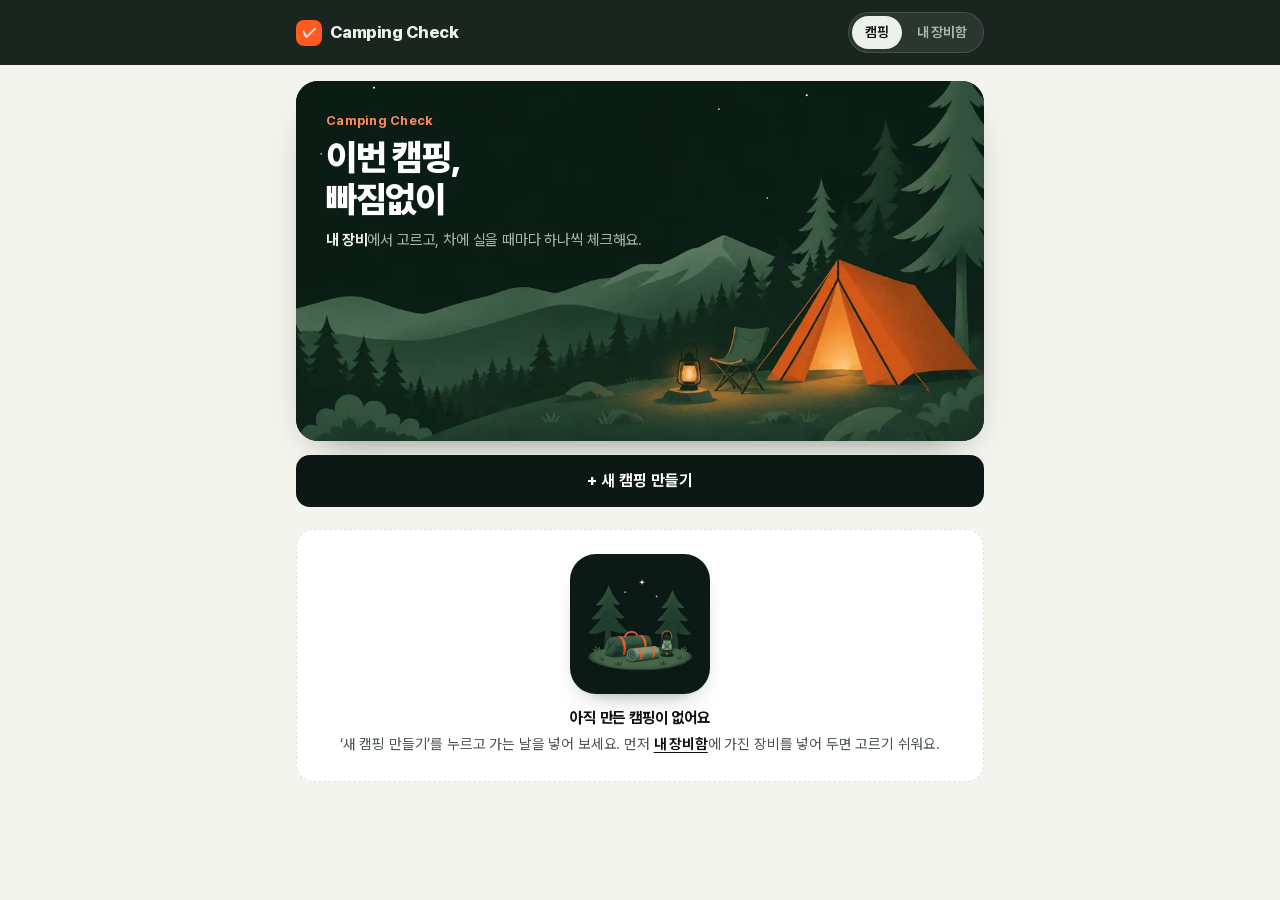
<file: pack/index.html>
<!DOCTYPE html>
<html lang="ko">
<head>
<meta charset="utf-8">
<meta name="viewport" content="width=device-width, initial-scale=1, viewport-fit=cover">
<title>Camping Check</title>
<meta name="description" content="캠테리어 내 장비로 캠핑 갈 때 챙길 장비를 골라 하나씩 체크해요.">
<meta name="theme-color" content="#0C1813">
<meta http-equiv="Content-Security-Policy" content="default-src 'self'; script-src 'self'; style-src 'self'; font-src 'self'; img-src 'self' data:; connect-src 'self' https://camterior-ai.ghdwnd2.workers.dev; base-uri 'self'; form-action 'none'">
<meta name="referrer" content="no-referrer">
<link rel="icon" href="icons/icon-64.png" type="image/png">
<link rel="apple-touch-icon" href="icons/icon-180.png">
<link rel="manifest" href="manifest.webmanifest">
<meta name="apple-mobile-web-app-capable" content="yes">
<meta name="mobile-web-app-capable" content="yes">
<meta name="apple-mobile-web-app-title" content="Camping Check">
<meta name="apple-mobile-web-app-status-bar-style" content="black-translucent">
<link rel="stylesheet" href="pack.css?v=29">
</head>
<body>
<header class="top">
  <div class="top-in">
    <a class="brand" href="#" aria-label="Camping Check 처음으로"><span class="brand-mark" aria-hidden="true">✓</span>Camping Check</a>
    <nav class="tabs" aria-label="화면">
      <a href="#" data-tab="home">캠핑</a>
      <a href="#gear" data-tab="gear">내 장비함</a>
    </nav>
  </div>
</header>

<main class="wrap" id="main">
  <!-- ============ 캠핑 목록 ============ -->
  <div class="view" id="v-home" hidden>
    <section class="hero art" aria-labelledby="homeT">
      <img class="hero-img" src="img/hero.webp" alt="" width="1024" height="688" decoding="async" fetchpriority="high">
      <div class="hero-txt">
        <p class="kicker">Camping Check</p>
        <h1 id="homeT">이번 캠핑,<br>빠짐없이</h1>
        <p class="sub"><b>내 장비</b>에서 고르고, 차에 실을 때마다 하나씩 체크해요.</p>
      </div>
    </section>
    <div class="hero-act">
      <button type="button" class="btn-main wide" id="newTrip">+ 새 캠핑 만들기</button>
      <p class="tsync" id="tsync" role="status" hidden></p>
    </div>
    <aside class="install" id="install" hidden aria-labelledby="insT"></aside>
    <aside class="push" id="pushCard" hidden aria-label="캠핑 날 아침 알림"></aside>
    <div id="tripList"></div>
  </div>

  <!-- ============ 캠핑 하나: 체크리스트 ============ -->
  <div class="view" id="v-trip" hidden>
    <div class="trip-top">
      <a class="back-link" href="#">← 캠핑 목록</a>
      <button type="button" class="link" id="tripEdit">일정 고치기</button>
    </div>
    <section class="trip-head" aria-labelledby="tripT">
      <p class="kicker" id="tripWhen"></p>
      <h1 id="tripT"></h1>
      <p class="sub" id="tripPlace" hidden></p>
      <div class="prog" id="tripProg"></div>
    </section>
    <section class="ai-card" id="aiCard" hidden aria-label="날씨와 AI 조언"></section>
    <section class="fuel" id="fuelCard" hidden aria-label="등유 계산"></section>
    <div class="seg" role="group" aria-label="보기" id="tripSeg">
      <button type="button" data-mode="check" aria-pressed="true">체크하기</button>
      <button type="button" data-mode="pick" aria-pressed="false">장비 고르기</button>
    </div>
    <div class="filter" id="tripFilter"><label><input type="checkbox" id="onlyLeft"> 안 챙긴 것만 보기</label></div>
    <div id="tripBody"></div>
    <div class="trip-foot" id="tripFoot"></div>
  </div>

  <!-- ============ 내 장비함 ============ -->
  <div class="view" id="v-gear" hidden>
    <section class="hero" aria-labelledby="hT">
      <p class="kicker">내 장비함</p>
      <h1 id="hT">가진 장비를 한곳에</h1>
      <p class="sub">캠테리어의 <b>내 장비</b>와 같은 목록이에요. 여기서 넣거나 빼면 캠테리어에도 똑같이 바뀌어요. <a class="inline" href="../#mine">캠테리어 열기</a></p>
      <div class="stat"><span id="cnt">불러오는 중…</span><span class="sync" id="sync" role="status"></span></div>
    </section>

    <section class="card add" aria-labelledby="aT">
      <h2 id="aT">장비 넣기</h2>
      <form class="search" id="searchForm" role="search">
        <label class="sr-only" for="q">장비 이름으로 찾기</label>
        <input id="q" type="search" autocomplete="off" spellcheck="false" placeholder="예: 랜드록, IGT, 원액션테이블, 랜턴">
      </form>
      <div class="chips" id="chips" role="group" aria-label="분류별로 보기"></div>
      <ul class="results" id="res" aria-live="polite"></ul>
      <button type="button" class="ghost-btn" id="selfBtn">+ 목록에 없는 장비 직접 넣기</button>
    </section>

    <section aria-labelledby="lT">
      <div class="list-head"><h2 id="lT">내 장비</h2><button type="button" class="link" id="foldAll" hidden>모두 접기</button></div>
      <div id="list"></div>
    </section>

    <section class="card acct" aria-labelledby="cT">
      <h2 id="cT">다른 기기와 같이 쓰기</h2>
      <div id="acct"></div>
    </section>
  </div>
</main>

<!-- 직접 넣기 -->
<dialog class="sheet" id="selfDlg" aria-labelledby="sT">
  <form method="dialog" class="sheet-in" id="selfForm">
    <h2 id="sT">직접 넣기</h2>
    <p class="hint" id="sHint">캠테리어 목록에 없는 장비예요. 체크리스트에는 나오지만 캠테리어 도면에는 나오지 않아요.</p>
    <label class="field"><span>이름</span><input id="sName" maxlength="40" autocomplete="off" required placeholder="예: 베어본즈 랜턴, 팩 망치"></label>
    <fieldset class="field"><legend>분류</legend><div class="cats" id="sCats"></div></fieldset>
    <div class="field row"><span>개수</span><div class="step big"><button type="button" id="sMinus" aria-label="하나 빼기">−</button><b id="sN">1</b><button type="button" id="sPlus" aria-label="하나 더">+</button></div></div>
    <div class="self-opt">
      <label class="chk" id="sMineBox" hidden><input type="checkbox" id="sMine" checked><span><b>내 장비함에도 넣기</b><small>가진 장비면 켜 두세요. 끄면 이번 캠핑에만 들어가요 (장작·얼음 같은 것).</small></span></label>
      <label class="chk" id="sReqBox"><input type="checkbox" id="sReq"><span><b>캠테리어에 이 장비 등록 요청</b><small>캠테리어 게시판 ‘장비 요청’으로 가요. 등록되면 캠테리어 도면에서도 쓸 수 있어요.</small></span></label>
    </div>
    <p class="err" id="sErr" role="alert"></p>
    <div class="sheet-btns"><button type="button" class="btn-line" id="sCancel">닫기</button><button type="submit" class="btn-main" id="sOk">넣기</button></div>
  </form>
</dialog>

<!-- 캠핑 만들기 / 고치기 -->
<dialog class="sheet" id="tripDlg" aria-labelledby="tdT">
  <form method="dialog" class="sheet-in" id="tripForm">
    <h2 id="tdT">새 캠핑</h2>
    <label class="field"><span>이름</span><input id="tdName" maxlength="30" autocomplete="off" placeholder="예: 가평 계곡 캠핑"></label>
    <div class="field two">
      <label><span>가는 날</span><input id="tdDate" type="date" required></label>
      <div><span>며칠</span><div class="step big"><button type="button" id="tdMinus" aria-label="하루 줄이기">−</button><b id="tdNights">1박</b><button type="button" id="tdPlus" aria-label="하루 늘리기">+</button></div></div>
    </div>
    <div class="field place">
      <label for="tdPlace"><span>장소 <small>(캠핑장 이름을 적고 목록에서 골라 주세요)</small></span></label>
      <input id="tdPlace" maxlength="30" autocomplete="off" placeholder="예: 자라섬 캠핑장" role="combobox" aria-autocomplete="list" aria-expanded="false" aria-controls="tdPlaceAc">
      <ul class="ac" id="tdPlaceAc" role="listbox" aria-label="캠핑장 찾기" hidden></ul>
      <p class="ac-note" id="tdPlaceNote" aria-live="polite"></p>
    </div>
    <fieldset class="field" id="tdFromBox"><legend>챙길 장비</legend>
      <div class="from" id="tdFrom"></div>
    </fieldset>
    <p class="err" id="tdErr" role="alert"></p>
    <div class="sheet-btns"><button type="button" class="btn-line" id="tdCancel">닫기</button><button type="submit" class="btn-main" id="tdOk">만들기</button></div>
    <button type="button" class="danger-link" id="tdDel" hidden>이 캠핑 지우기</button>
  </form>
</dialog>

<!-- AI로 챙길 장비 고르기 -->
<dialog class="sheet" id="aiDlg" aria-labelledby="aiT">
  <form method="dialog" class="sheet-in" id="aiForm" novalidate>
    <h2 id="aiT">✨ AI로 챙길 장비 고르기</h2>
    <p class="hint" id="aiTrip"></p>
    <div id="aiFields">
      <div class="field two eq">
        <label><span>지역</span><input id="aiRegion" maxlength="50" autocomplete="off" placeholder="예: 경기 가평"></label>
        <label><span>캠핑장 <small>(선택)</small></span><input id="aiSite" maxlength="50" autocomplete="off" placeholder="예: 자라섬 캠핑장"></label>
      </div>
      <div class="field people"><span>인원</span>
        <div class="pp"><small>어른</small><div class="step"><button type="button" data-pp="a-" aria-label="어른 한 명 빼기">−</button><b id="aiAdults">2</b><button type="button" data-pp="a+" aria-label="어른 한 명 더">+</button></div></div>
        <div class="pp"><small>아이</small><div class="step"><button type="button" data-pp="k-" aria-label="아이 한 명 빼기">−</button><b id="aiKids">0</b><button type="button" data-pp="k+" aria-label="아이 한 명 더">+</button></div></div>
      </div>
      <fieldset class="field"><legend>사이트 바닥</legend><div class="pills" id="aiGround"></div></fieldset>
      <fieldset class="field"><legend>주변 환경 <small>(최대 3개)</small></legend><div class="pills env" id="aiEnv"></div></fieldset>
      <label class="field"><span>사이트 특징 <small>(선택)</small></span><input id="aiNote" maxlength="80" autocomplete="off" placeholder="예: 그늘 없음, 개수대 멀다"></label>
      <label class="field" id="aiPlanBox" hidden><span>캠테리어에 저장한 세팅 <small>(있으면 그 장비를 기준으로)</small></span>
        <select id="aiPlan"><option value="">세팅 없이</option></select><small class="plan-note" id="aiPlanNote"></small></label>
      <p class="ai-left" id="aiLeft"></p>
    </div>
    <div class="ai-wait" id="aiWait" hidden><span class="spin" aria-hidden="true"></span><b id="aiStep">날씨 확인 중…</b><small>15~30초쯤 걸려요</small></div>
    <p class="err" id="aiErr" role="alert"></p>
    <div class="sheet-btns"><button type="button" class="btn-line" id="aiCancel">닫기</button><button type="submit" class="btn-main" id="aiGo">추천 받기</button></div>
  </form>
</dialog>

<div class="toast" id="toast" role="status" hidden></div>
<script src="pack.js?v=29"></script>
<script src="trips.js?v=29"></script>
<script src="ai.js?v=29"></script>
<script src="push.js?v=29"></script>
</body>
</html>
</file>
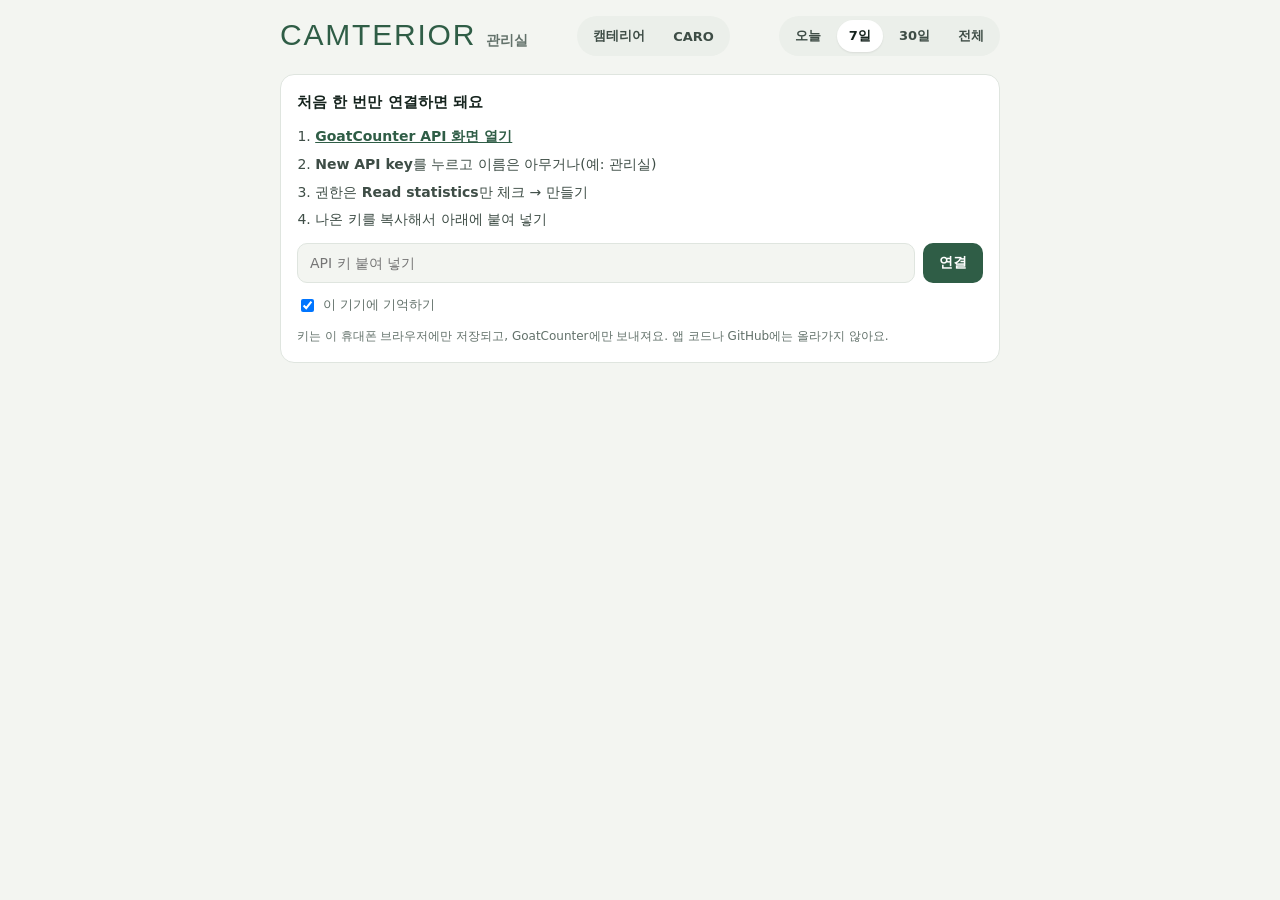
<file: admin.html>
<!doctype html>
<html lang="ko">
<head>
<meta charset="utf-8">
<meta name="viewport" content="width=device-width,initial-scale=1,viewport-fit=cover">
<meta name="robots" content="noindex,nofollow">
<meta name="referrer" content="no-referrer">
<meta http-equiv="Content-Security-Policy" content="default-src 'self'; script-src 'self' 'unsafe-inline'; style-src 'self' 'unsafe-inline' https://fonts.googleapis.com; font-src https://fonts.gstatic.com; img-src 'self' data:; connect-src https://camterior-ai.ghdwnd2.workers.dev https://camterior.goatcounter.com https://caro-camp.goatcounter.com; base-uri 'self'; form-action 'none'">
<title>CAMTERIOR 관리실</title>
<link rel="icon" href="assets/icon-192.png">
<link rel="stylesheet" href="https://fonts.googleapis.com/css2?family=Bebas+Neue&family=IBM+Plex+Sans+KR:wght@400;500;600;700&display=swap">
<style>
/* 캠테리어 관리실: CARO 관리실과 같은 구성. 요약 숫자 → 사용 흐름 → 일별 막대 → 많이 고른 텐트·AI가 못 찾은 장비 → 유입·기기 */
:root{
  --bg:#F3F5F1; --surface:#FFFFFF; --sunk:#EBEFEA; --line:#DFE5DF;
  --ink:#16241E; --soft:#3E4D46; --muted:#62716A;
  --forest:#2F5D46; --lantern:#FF5A1F; --lantern-tint:#FFEDE5; --ok:#1E6B44; --warn:#A33A1F;
  --body:'IBM Plex Sans KR','Apple SD Gothic Neo','Malgun Gothic',system-ui,sans-serif;
  --num:'Bebas Neue','Oswald','Arial Narrow',sans-serif;
}
@media (prefers-color-scheme:dark){:root:not([data-theme="light"]){
  --bg:#0F1613; --surface:#17211C; --sunk:#1D2923; --line:#27352E;
  --ink:#E7EEEA; --soft:#C3D0C9; --muted:#97A79F;
  --forest:#9ED3B5; --lantern:#F29A55; --lantern-tint:#3A2617; --ok:#8FD6AE; --warn:#F0A08A; color-scheme:dark}}
:root[data-theme="dark"]{
  --bg:#0F1613; --surface:#17211C; --sunk:#1D2923; --line:#27352E;
  --ink:#E7EEEA; --soft:#C3D0C9; --muted:#97A79F;
  --forest:#9ED3B5; --lantern:#F29A55; --lantern-tint:#3A2617; --ok:#8FD6AE; --warn:#F0A08A; color-scheme:dark}
*{box-sizing:border-box}
[hidden]{display:none!important}
html{-webkit-text-size-adjust:100%}
body{margin:0;background:var(--bg);color:var(--ink);font-family:var(--body);font-size:15px;line-height:1.55;
  padding-left:max(16px,env(safe-area-inset-left,0px));padding-right:max(16px,env(safe-area-inset-right,0px));
  padding-block:calc(env(safe-area-inset-top,0px) + 16px) calc(env(safe-area-inset-bottom,0px) + 40px)}
.wrap{max-width:720px;margin:0 auto;display:grid;gap:18px}
header{display:flex;align-items:center;justify-content:space-between;gap:12px;flex-wrap:wrap}
.brand{display:flex;align-items:baseline;gap:10px}
.brand b{font-family:var(--num);font-weight:400;font-size:30px;letter-spacing:.06em;color:var(--forest);line-height:1}
.brand span{font-size:14px;color:var(--muted);font-weight:600}
.periods{display:flex;gap:4px;background:var(--sunk);padding:4px;border-radius:999px}
.periods button{border:0;background:transparent;color:var(--soft);font:600 13px var(--body);padding:7px 12px;border-radius:999px;cursor:pointer}
.periods button[aria-pressed="true"]{background:var(--surface);color:var(--ink);box-shadow:0 1px 2px rgba(0,0,0,.08)}
button:focus-visible,input:focus-visible,a:focus-visible{outline:2px solid var(--lantern);outline-offset:2px}
.tiles{display:grid;grid-template-columns:repeat(3,minmax(0,1fr));gap:10px}
.tile{background:var(--surface);border:1px solid var(--line);border-radius:14px;padding:14px 14px 12px;display:grid;gap:2px;min-width:0}
.tile .k{font-size:12.5px;color:var(--muted);font-weight:600;letter-spacing:.02em}
.tile .v{font-family:var(--num);font-size:44px;line-height:1;color:var(--ink);font-variant-numeric:tabular-nums}
.tile.hot .v{color:var(--lantern)}
.tile .s{font-size:12px;color:var(--muted)}
section{background:var(--surface);border:1px solid var(--line);border-radius:14px;padding:16px;display:grid;gap:12px;min-width:0}
h2{margin:0;font-size:15px;font-weight:700;text-wrap:balance}
h2 small{font-weight:500;color:var(--muted);font-size:12.5px;margin-left:6px}
.flow{display:grid;gap:8px}
.step{display:grid;grid-template-columns:7.5em 1fr 5.6em;align-items:center;gap:10px;font-size:13.5px}
.step .bar{height:12px;background:var(--sunk);border-radius:6px;overflow:hidden}
.step .bar i{display:block;height:100%;background:var(--forest);border-radius:6px;transition:width .5s ease}
.step.cal .bar i{background:var(--lantern)}
.step .n{text-align:right;font-variant-numeric:tabular-nums;font-weight:600}
.step .n em{font-style:normal;color:var(--muted);font-weight:500;font-size:12px;margin-left:3px}
.chart{overflow-x:auto}
.chart svg{display:block;width:100%;min-width:300px;height:auto}
.chart text{fill:var(--muted);font:15px var(--body)}
.chart .gl{stroke:var(--line)}
.chart .b{fill:var(--forest)}
.chart .b.today{fill:var(--lantern)}
.chart .lbl{fill:var(--ink);font-weight:600}
.two{display:grid;grid-template-columns:repeat(2,minmax(0,1fr));gap:18px}
.list{display:grid;gap:7px;margin:0;padding:0;list-style:none}
.list li{display:grid;grid-template-columns:minmax(0,1fr) auto;gap:8px;font-size:13.5px;align-items:center}
.rq li{grid-template-columns:minmax(0,1fr) auto auto;padding:8px 0;border-bottom:1px solid rgba(0,0,0,.06)}
.rq li small{display:block;color:#888;font-size:12px}.rq select{font:inherit;padding:5px 6px;border-radius:8px}.rq-hint{font-size:13px;color:#777;margin:6px 0}.rq-h{font-size:14px;margin:18px 0 6px}.nt-form{display:grid;gap:6px;margin-bottom:8px}.nt-form input,.nt-form textarea{font:inherit;padding:9px 10px;border:1px solid #ddd;border-radius:10px}.rq .rp{font:inherit;font-size:12.5px;padding:5px 8px;border:1px solid #ddd;border-radius:8px;width:100%;margin-top:4px;box-sizing:border-box}.rq button.x,.rq label.x{font:inherit;font-size:12px;padding:4px 8px;border-radius:8px;border:1px solid #ddd;background:#fff;cursor:pointer}
.list li .nm{overflow:hidden;text-overflow:ellipsis;white-space:nowrap}
.list li .ct{font-variant-numeric:tabular-nums;font-weight:600}
.list li .mini{grid-column:1/-1;height:4px;background:var(--sunk);border-radius:2px;overflow:hidden;margin-top:-3px}
.list li .mini i{display:block;height:100%;background:var(--forest);opacity:.55}
.empty{color:var(--muted);font-size:13px}
.status{font-size:12.5px;color:var(--muted);display:flex;gap:10px;flex-wrap:wrap;align-items:center;justify-content:space-between}
.status button,.linkbtn{border:1px solid var(--line);background:var(--surface);color:var(--soft);font:600 12.5px var(--body);padding:6px 11px;border-radius:999px;cursor:pointer;text-decoration:none}
.err{background:var(--lantern-tint);color:var(--warn);border-radius:12px;padding:12px 14px;font-size:13.5px}
.setup{display:grid;gap:12px}
.setup ol{margin:0;padding-left:1.3em;display:grid;gap:6px;color:var(--soft);font-size:14px}
.setup a{color:var(--forest);font-weight:600}
.row{display:flex;gap:8px;flex-wrap:wrap}
.row input[type=password]{flex:1 1 220px;min-width:0;border:1px solid var(--line);background:var(--bg);color:var(--ink);border-radius:10px;padding:11px 12px;font:14px var(--body)}
.solid{border:0;background:var(--forest);color:var(--surface);font:700 14px var(--body);padding:11px 16px;border-radius:10px;cursor:pointer}
label.chk{font-size:13px;color:var(--muted);display:flex;gap:6px;align-items:center}
.note{font-size:12px;color:var(--muted);margin:0}
.busy .tile .v,.busy .step .n{opacity:.35}
@media (max-width:520px){
  .tiles{grid-template-columns:repeat(3,minmax(0,1fr));gap:8px}
  .tile{padding:12px 10px 10px}.tile .v{font-size:36px}
  .two{grid-template-columns:1fr}
  .step{grid-template-columns:6.6em 1fr 5.4em}
}
.pk-tiles .tile .v{font-size:38px}
.pk-sum li{grid-template-columns:minmax(0,1fr) 4.2em 4.2em}
.pk-sum li.h{color:var(--muted);font-size:12px;font-weight:600}
.pk-sum li span:not(.nm){text-align:right;font-variant-numeric:tabular-nums;font-weight:600}
.pk-codes li{grid-template-columns:minmax(0,1fr) auto auto}
.pk-codes button,.pk-bar button{border:1px solid var(--line);background:var(--surface);color:var(--soft);font:600 12px var(--body);padding:4px 9px;border-radius:999px;cursor:pointer}
.pk-bar{display:flex;gap:8px;flex-wrap:wrap;align-items:center}
.pk-bar input{flex:1 1 200px;min-width:0;border:1px solid var(--line);background:var(--bg);color:var(--ink);border-radius:10px;padding:8px 10px;font:13px var(--body)}
#pkBody h2{margin-bottom:8px}
@media (max-width:520px){.pk-tiles .tile .v{font-size:32px}}
@media (prefers-reduced-motion:reduce){.step .bar i{transition:none}}
</style>
</head>
<body>
<div class="wrap" id="app">
  <header>
    <div class="brand"><b id="brandName">CAMTERIOR</b><span>관리실</span></div>
    <div class="periods sites" role="group" aria-label="서비스"><button type="button" data-s="camterior">캠테리어</button><button type="button" data-s="caro">CARO</button></div>
    <div class="periods" role="group" aria-label="기간">
      <button type="button" data-p="today">오늘</button>
      <button type="button" data-p="7" aria-pressed="true">7일</button>
      <button type="button" data-p="30">30일</button>
      <button type="button" data-p="all">전체</button>
    </div>
  </header>

  <div class="setup" id="setup" hidden>
    <section>
      <h2>처음 한 번만 연결하면 돼요</h2>
      <ol>
        <li><a id="apiLink" href="https://camterior.goatcounter.com/user/api" target="_blank" rel="noopener">GoatCounter API 화면 열기</a></li>
        <li><b>New API key</b>를 누르고 이름은 아무거나(예: 관리실)</li>
        <li>권한은 <b>Read statistics</b>만 체크 → 만들기</li>
        <li>나온 키를 복사해서 아래에 붙여 넣기</li>
      </ol>
      <form class="row" id="keyform" autocomplete="off">
        <input type="password" id="key" placeholder="API 키 붙여 넣기" aria-label="GoatCounter API 키">
        <button class="solid" type="submit">연결</button>
      </form>
      <label class="chk"><input type="checkbox" id="remember" checked> 이 기기에 기억하기</label>
      <p class="note">키는 이 휴대폰 브라우저에만 저장되고, GoatCounter에만 보내져요. 앱 코드나 GitHub에는 올라가지 않아요.</p>
    </section>
  </div>

  <div id="dash" hidden>
    <div style="display:grid;gap:18px">
      <div class="err" id="err" hidden></div>
      <div class="tiles" id="tiles">
        <div class="tile"><span class="k">방문자</span><span class="v" id="t-visit">–</span><span class="s" id="t-visit-s">명</span></div>
        <div class="tile hot"><span class="k" id="k-cal">AI 세팅</span><span class="v" id="t-cal">–</span><span class="s" id="t-cal-s">회</span></div>
        <div class="tile"><span class="k" id="k-open">저장·공유</span><span class="v" id="t-open">–</span><span class="s" id="t-open-s">회</span></div>
      </div>

      <section>
        <h2>실제로 쓰는지 <small>방문 중 버튼까지 누른 비율</small></h2>
        <div class="flow">
          <div class="step"><span>들어와서 봄</span><span class="bar"><i id="f1" style="width:0"></i></span><span class="n" id="f1n">–</span></div>
          <div class="step cam"><span>텐트 고름</span><span class="bar"><i id="f4" style="width:0"></i></span><span class="n" id="f4n">–</span></div>
          <div class="step cal"><span id="l-f2">AI로 세팅</span><span class="bar"><i id="f2" style="width:0"></i></span><span class="n" id="f2n">–</span></div>
          <div class="step cam"><span>입체로 봄</span><span class="bar"><i id="f5" style="width:0"></i></span><span class="n" id="f5n">–</span></div>
          <div class="step"><span id="l-f3">저장·공유</span><span class="bar"><i id="f3" style="width:0"></i></span><span class="n" id="f3n">–</span></div>
        </div>
      </section>

      <section>
        <h2>날짜별 방문 <small id="chart-sub"></small></h2>
        <div class="chart" id="chart"><p class="empty">불러오는 중…</p></div>
      </section>

      <section class="cam" id="reqAdm">
        <h2>게시판 관리 <small>공지 쓰기 · 요청 승인 (일요일 반영 예정만 반영)</small></h2>
        <form class="row" id="rqKeyForm" autocomplete="off"><input type="password" id="rqKey" placeholder="게시판 관리 키 (워커 ADMIN_KEY)" aria-label="게시판 관리 키"><button type="submit">열기</button><button type="button" id="rqKeyDel">키 지우기</button></form>
        <p class="rq-hint" id="rqMsg"></p>
        <div id="rqBody" hidden>
          <h3 class="rq-h">공지 쓰기</h3>
          <form id="ntForm" class="nt-form"><input id="ntTitle" maxlength="60" placeholder="제목" required><textarea id="ntBody" maxlength="2000" rows="3" placeholder="내용"></textarea><label class="chk">사진 (최대 4장) <input type="file" id="ntImg" accept="image/*" multiple></label><label class="chk"><input type="checkbox" id="ntPin"> 맨 위 고정</label><button type="submit">공지 올리기</button></form>
          <ul class="list rq" id="ntAdmList"></ul>
          <h3 class="rq-h">장비 요청</h3><ul class="list rq" id="rqAdm-gear"></ul>
          <h3 class="rq-h">개발 요청</h3><ul class="list rq" id="rqAdm-dev"></ul>
        </div>
      </section>
      <section class="cam" id="rvAdm">
        <h2>캠핑 후기 관리 <small>신고 3번이면 자동 숨김 · 위 관리 키로 열려요</small></h2>
        <p class="rq-hint" id="rvMsg">관리 키를 넣으면 보여요.</p>
        <ul class="list rq" id="rvAdmList"></ul>
      </section>

      <section class="cam" id="pkAdm">
        <h2>Camping Check <small>내 코드 기준 · 위 관리 키로 열려요</small></h2>
        <p class="rq-hint" id="pkMsg">관리 키를 넣으면 보여요.</p>
        <div id="pkBody" hidden style="display:grid;gap:16px">
          <div class="tiles pk-tiles">
            <div class="tile"><span class="k">쓰는 코드</span><span class="v" id="pk-codes">–</span><span class="s">일정 있는 코드</span></div>
            <div class="tile"><span class="k">캠핑 일정</span><span class="v" id="pk-trips">–</span><span class="s" id="pk-trips-s">–</span></div>
            <div class="tile hot"><span class="k">이번 주 새 캠핑</span><span class="v" id="pk-new">–</span><span class="s">최근 7일</span></div>
            <div class="tile"><span class="k">알림 켠 코드</span><span class="v" id="pk-push">–</span><span class="s" id="pk-push-s">–</span></div>
            <div class="tile hot"><span class="k">오늘 AI 추천</span><span class="v" id="pk-ai">–</span><span class="s">하루 최대 300</span></div>
            <div class="tile"><span class="k">체크 다 한 비율</span><span class="v" id="pk-done">–</span><span class="s">지난 캠핑 평균</span></div>
          </div>
          <div class="chart" id="pkChart"></div>
          <ul class="list pk-sum" id="pkSum"></ul>
          <div class="two">
            <div><h2>많이 챙긴 장비</h2><ul class="list" id="pkGear"></ul></div>
            <div><h2>많이 고른 난로</h2><ul class="list" id="pkHeat"></ul></div>
            <div><h2>직접 넣은 장비 <small>캠테리어 추가 후보</small></h2><ul class="list" id="pkSelf"></ul></div>
            <div><h2>캠핑장</h2><ul class="list" id="pkPlaces"></ul></div>
            <div><h2>지역</h2><ul class="list" id="pkRegions"></ul></div>
            <div><h2>알림 시간</h2><ul class="list" id="pkWhen"></ul></div>
          </div>
          <div><h2>최근 쓴 코드 <small>시험용이면 '빼기'</small></h2><ul class="list rq pk-codes" id="pkCodes"></ul></div>
          <div class="pk-bar"><input id="pkSkip" placeholder="빼고 셀 시험용 코드 (쉼표로)" aria-label="빼고 셀 시험용 코드"><button type="button" id="pkSkipSave">저장</button><button type="button" id="pkFresh">새로 세기</button></div>
          <p class="note" id="pkNote"></p>
        </div>
      </section>

      <div class="two">
        <section class="cam"><h2>많이 고른 텐트</h2><ul class="list" id="tents"><li class="empty">불러오는 중…</li></ul></section>
        <section class="cam"><h2>AI가 못 찾은 장비 <small>추가 후보</small></h2><ul class="list" id="unknowns"><li class="empty">불러오는 중…</li></ul></section>
        <section class="cam"><h2>저장·공유 방법</h2><ul class="list" id="saves"><li class="empty">불러오는 중…</li></ul></section>
        <section class="cam"><h2>이너텐트</h2><ul class="list" id="inners"><li class="empty">불러오는 중…</li></ul></section>
        <section><h2>어디서 왔나</h2><ul class="list" id="refs"><li class="empty">불러오는 중…</li></ul></section>
        <section><h2>어떤 기기로</h2><ul class="list" id="sizes"><li class="empty">불러오는 중…</li></ul></section>
        <section><h2>휴대폰 종류</h2><ul class="list" id="systems"><li class="empty">불러오는 중…</li></ul></section>
        <section><h2>지역</h2><ul class="list" id="locs"><li class="empty">불러오는 중…</li></ul></section>
      </div>

      <div class="status">
        <span id="updated">–</span>
        <span class="row">
          <button type="button" id="reload">새로고침</button>
          <a class="linkbtn" id="rawLink" href="https://camterior.goatcounter.com" target="_blank" rel="noopener">원본 통계</a>
          <button type="button" id="logout">키 지우기</button>
        </span>
      </div>
      <p class="note">광고 차단·IP 숨기기를 켠 사람은 빠져서 실제보다 조금 적게 나와요. 같은 사람이 하루에 여러 번 와도 방문자는 1명으로 세요.</p>
    </div>
  </div>
</div>

<script>
(function(){
// 캠테리어·CARO 두 서비스를 한 화면에서 (서비스마다 GoatCounter 키 따로)
var SITES={
  camterior:{name:'CAMTERIOR',gc:'https://camterior.goatcounter.com',launch:new Date(2026,9,28),key:'camterior-admin-key',
    k:['AI 세팅','저장·공유'],l:['AI로 세팅','저장·공유']},
  caro:{name:'CARO',gc:'https://caro-camp.goatcounter.com',launch:new Date(2026,9,27),key:'caro-admin-key',
    k:['캘린더 추가','예약 이동'],l:['캘린더에 저장','예약 페이지로']}};
var SITE_ST='cam-admin-site', site=(function(){try{return localStorage.getItem(SITE_ST)}catch(e){return ''}})()||'camterior';
if(!SITES[site])site='camterior';
var API,LAUNCH,KEY_ST,P_ST='camterior-admin-period';
function useSite(){var S=SITES[site];API=S.gc+'/api/v0';LAUNCH=S.launch;KEY_ST=S.key;
  document.getElementById('brandName').textContent=S.name;document.title=S.name+' 관리실';
  document.getElementById('apiLink').href=S.gc+'/user/api';document.getElementById('rawLink').href=S.gc;
  document.getElementById('k-cal').textContent=S.k[0];document.getElementById('k-open').textContent=S.k[1];
  document.getElementById('l-f2').textContent=S.l[0];document.getElementById('l-f3').textContent=S.l[1];
  document.querySelectorAll('.cam').forEach(function(e){e.hidden=site!=='camterior'});
  document.querySelectorAll('.sites button').forEach(function(b){b.setAttribute('aria-pressed',String(b.dataset.s===site))});}
useSite();
var $=function(id){return document.getElementById(id)};
var key='', period='7';
function sget(k){try{return localStorage.getItem(k)||''}catch(e){return ''}}
function sset(k,v){try{v?localStorage.setItem(k,v):localStorage.removeItem(k)}catch(e){}}
key=sget(KEY_ST); period=sget(P_ST)||'7';

function fmt(n){return (n||0).toLocaleString('ko-KR')}
function esc(s){return String(s).replace(/[&<>"]/g,function(c){return {'&':'&amp;','<':'&lt;','>':'&gt;','"':'&quot;'}[c]})}
function hourFloor(d){d=new Date(d);d.setMinutes(0,0,0);return d}
function range(){
  var end=hourFloor(Date.now()+3600e3), s=new Date(); s.setHours(0,0,0,0);
  if(period==='7') s.setDate(s.getDate()-6);
  else if(period==='30') s.setDate(s.getDate()-29);
  else if(period==='all') s=new Date(LAUNCH);
  if(s<LAUNCH) s=new Date(LAUNCH);
  return {start:s,end:end};
}
function q(r,extra){return '?start='+encodeURIComponent(r.start.toISOString())+'&end='+encodeURIComponent(r.end.toISOString())+(extra||'')}
var sleep=function(ms){return new Promise(function(r){setTimeout(r,ms)})};
function get(path){
  return fetch(API+path,{headers:{'Authorization':'Bearer '+key,'Content-Type':'application/json'}}).then(function(r){
    if(r.status===401) throw {code:'key'};
    if(r.status===403) throw {code:'perm'};
    if(r.status===429) throw {code:'rate'};
    if(!r.ok) throw {code:'http',status:r.status};
    return r.json();
  },function(){throw {code:'net'}});
}

// 이름 한글로
function refName(n){
  var s=(n||'').toLowerCase();
  if(!s||s==='(unknown)'||s==='(no data)') return '직접 접속 · 홈 화면 앱';
  if(s.indexOf('instagram')>=0||s==='l.instagram.com') return '인스타그램';
  if(s.indexOf('cafe.naver')>=0) return '네이버 카페';
  if(s.indexOf('blog.naver')>=0) return '네이버 블로그';
  if(s.indexOf('naver')>=0) return '네이버';
  if(s.indexOf('kakao')>=0) return '카카오톡';
  if(s.indexOf('google')>=0) return '구글';
  if(s.indexOf('daum')>=0) return '다음';
  if(s.indexOf('facebook')>=0||s.indexOf('fb.')>=0) return '페이스북';
  if(s.indexOf('threads')>=0) return '스레드';
  if(s.indexOf('youtube')>=0) return '유튜브';
  if(s.indexOf('github')>=0) return 'GitHub';
  return n;
}
var SIZE={phone:'휴대폰',largephone:'큰 휴대폰',tablet:'태블릿',desktop:'PC',desktophd:'큰 PC 화면',unknown:'알 수 없음'};
function sizeName(st){return SIZE[st.id]||SIZE[(st.name||'').toLowerCase()]||st.name||'알 수 없음'}
function sysName(n){var s=(n||'').toLowerCase();
  if(s.indexOf('ios')>=0||s.indexOf('iphone')>=0) return '아이폰 (iOS)';
  if(s.indexOf('android')>=0) return '안드로이드';
  if(s.indexOf('windows')>=0) return '윈도우 PC';
  if(s.indexOf('mac')>=0) return '맥';
  if(!s||s==='(unknown)') return '알 수 없음';
  return n;}
var LOC={KR:'한국',US:'미국',JP:'일본',CN:'중국',TW:'대만',VN:'베트남',DE:'독일',GB:'영국',CA:'캐나다',AU:'호주',SG:'싱가포르',HK:'홍콩',TH:'태국',PH:'필리핀'};
function locName(st){var c=(st.id||'').slice(0,2).toUpperCase();return LOC[c]||st.name||'알 수 없음'}

function merge(stats,nameFn){
  var m={},order=[];
  (stats||[]).forEach(function(st){var k=nameFn(st);if(!(k in m)){m[k]=0;order.push(k)}m[k]+=st.count||0});
  return order.map(function(k){return {name:k,count:m[k]}}).sort(function(a,b){return b.count-a.count});
}
function renderList(id,items){
  var el=$(id);
  if(!items.length){el.innerHTML='<li class="empty">아직 기록이 없어요</li>';return}
  var max=items[0].count||1;
  el.innerHTML=items.slice(0,6).map(function(it){
    return '<li><span class="nm">'+esc(it.name)+'</span><span class="ct">'+fmt(it.count)+'</span><span class="mini"><i style="width:'+Math.max(4,Math.round(it.count/max*100))+'%"></i></span></li>';
  }).join('');
}
function pct(a,b){return b?Math.round(a/b*1000)/10:0}
function renderFlow(v,c,o){
  $('f1').style.width=v?'100%':'0';$('f1n').innerHTML=fmt(v)+'<em>명</em>';
  $('f2').style.width=pct(c,v)+'%';$('f2n').innerHTML=fmt(c)+'<em>'+pct(c,v)+'%</em>';
  $('f3').style.width=pct(o,v)+'%';$('f3n').innerHTML=fmt(o)+'<em>'+pct(o,v)+'%</em>';
}
function renderChart(stats,r){
  var days=[],m={};
  (stats||[]).forEach(function(s){m[s.day]=(m[s.day]||0)+(s.daily||0)});
  for(var d=new Date(r.start);d<r.end;d.setDate(d.getDate()+1)){
    var k=d.getFullYear()+'-'+String(d.getMonth()+1).padStart(2,'0')+'-'+String(d.getDate()).padStart(2,'0');
    days.push({k:k,m:d.getMonth()+1,d:d.getDate(),v:m[k]||0});
  }
  if(!days.length){$('chart').innerHTML='<p class="empty">아직 기록이 없어요</p>';return}
  var W=640,H=230,L=36,R=8,T=24,B=30,cw=(W-L-R)/days.length,max=Math.max.apply(null,days.map(function(x){return x.v}));
  var top=max<=4?4:Math.ceil(max/4)*4, y=function(v){return T+(H-T-B)*(1-v/top)};
  var out='<svg viewBox="0 0 '+W+' '+H+'" role="img" aria-label="날짜별 방문 막대그래프">';
  [0,top/2,top].forEach(function(t){out+='<line class="gl" x1="'+L+'" x2="'+(W-R)+'" y1="'+y(t)+'" y2="'+y(t)+'"/><text x="'+(L-6)+'" y="'+(y(t)+4)+'" text-anchor="end">'+fmt(t)+'</text>'});
  var every=Math.ceil(days.length/10), todayK=days[days.length-1].k;
  days.forEach(function(x,i){
    var bw=Math.max(2,Math.min(36,cw*.62)),bx=L+cw*i+(cw-bw)/2,by=y(x.v),bh=Math.max(x.v?2:0,y(0)-by);
    out+='<rect class="b'+(x.k===todayK?' today':'')+'" x="'+bx.toFixed(1)+'" y="'+(y(0)-bh).toFixed(1)+'" width="'+bw.toFixed(1)+'" height="'+bh.toFixed(1)+'" rx="3"><title>'+x.m+'/'+x.d+' '+fmt(x.v)+'명</title></rect>';
    if(x.v&&days.length<=14) out+='<text class="lbl" x="'+(bx+bw/2)+'" y="'+(y(0)-bh-5)+'" text-anchor="middle">'+fmt(x.v)+'</text>';
    if(i%every===0||i===days.length-1) out+='<text x="'+(bx+bw/2)+'" y="'+(H-8)+'" text-anchor="middle">'+x.m+'/'+x.d+'</text>';
  });
  $('chart').innerHTML=out+'</svg>';
  $('chart-sub').textContent='주황 = 오늘';
}
function showErr(e){
  var msg={key:'키가 맞지 않아요. 아래 "키 지우기"를 누르고 GoatCounter에서 새 API 키를 만들어 다시 넣어 주세요.',
    perm:'이 키에는 통계를 읽을 권한이 없어요. GoatCounter에서 키를 만들 때 "Read statistics"를 체크해 주세요.',
    rate:'요청이 너무 잦아요. 10초쯤 뒤에 새로고침을 눌러 주세요.',
    net:'GoatCounter에 연결하지 못했어요. 인터넷 연결을 확인하고 새로고침을 눌러 주세요.'}[e&&e.code]||('통계를 불러오지 못했어요 (오류 '+((e&&e.status)||'?')+'). 잠시 뒤 새로고침해 주세요.');
  $('err').textContent=msg;$('err').hidden=false;
}

var loading=false;
async function load(){
  if(loading||!key) return; loading=true;
  $('err').hidden=true; $('app').classList.add('busy');
  var r=range();
  try{
    var tot=await get('/stats/total'+q(r)); await sleep(280);
    var hits=await get('/stats/hits'+q(r,'&limit=200')); await sleep(280);
    var visit=0,cal=0,open=0,tentN=0,v3=0,T=[],U=[],S=[],I=[];
    var SAVE={'save':1,'share-link':1,'export-card':1,'export-png':1,'copy-code':1};
    (hits.hits||[]).forEach(function(h){
      var p=(h.path||'').replace(/^\//,''),c=h.count||0,t=h.title||p;
      if(!h.event){visit+=c;return;}
      if(site==='caro'){if(p==='calendar-add')cal+=c;else if(p==='open-booking')open+=c;return;}
      if(p==='ai-run'||p==='ai-local'||p==='ai-fix')cal+=c;
      else if(SAVE[p]){open+=c;S.push({name:t,count:c});}
      else if(p==='view-3d')v3+=c;
      else if(p.indexOf('tent/')===0){tentN+=c;T.push({name:t,count:c});}
      else if(p.indexOf('ai-unknown/')===0)U.push({name:t,count:c});
      else if(p.indexOf('inner/')===0)I.push({name:t,count:c});
    });
    var by=function(a,b){return b.count-a.count};
    renderList('tents',T.sort(by));renderList('unknowns',U.sort(by));renderList('saves',S.sort(by));renderList('inners',I.sort(by));
    $('f4').style.width=pct(tentN,visit)+'%';$('f4n').innerHTML=fmt(tentN)+'<em>'+pct(tentN,visit)+'%</em>';
    $('f5').style.width=pct(v3,visit)+'%';$('f5n').innerHTML=fmt(v3)+'<em>'+pct(v3,visit)+'%</em>';
    if(!visit&&tot.total) visit=Math.max(0,tot.total-(tot.total_events||0));
    $('t-visit').textContent=fmt(visit);$('t-cal').textContent=fmt(cal);$('t-open').textContent=fmt(open);
    $('t-visit-s').textContent='명';$('t-cal-s').textContent='회 · 방문의 '+pct(cal,visit)+'%';$('t-open-s').textContent='회 · 방문의 '+pct(open,visit)+'%';
    renderFlow(visit,cal,open);
    renderChart(tot.stats,r);
    var refs=await get('/stats/toprefs'+q(r,'&limit=20')); await sleep(280);
    renderList('refs',merge(refs.stats,function(s){return refName(s.name||s.id)}));
    var sz=await get('/stats/sizes'+q(r)); await sleep(280);
    renderList('sizes',merge(sz.stats,sizeName));
    var sy=await get('/stats/systems'+q(r,'&limit=20')); await sleep(280);
    renderList('systems',merge(sy.stats,function(s){return sysName(s.name)}));
    var lc=await get('/stats/locations'+q(r,'&limit=20'));
    renderList('locs',merge(lc.stats,locName));
    var n=new Date();
    $('updated').textContent='업데이트 '+n.getHours()+':'+String(n.getMinutes()).padStart(2,'0')+' · '+(r.start.getMonth()+1)+'/'+r.start.getDate()+'부터';
  }catch(e){ showErr(e); }
  finally{ loading=false; $('app').classList.remove('busy'); }
}

function setPeriod(p){
  period=p; sset(P_ST,p);
  document.querySelectorAll('.periods button').forEach(function(b){b.setAttribute('aria-pressed',String(b.dataset.p===p))});
}
document.querySelectorAll('.periods button').forEach(function(b){b.addEventListener('click',function(){setPeriod(b.dataset.p);load()})});
$('reload').addEventListener('click',load);
$('logout').addEventListener('click',function(){key='';sset(KEY_ST,'');view()});
$('keyform').addEventListener('submit',function(e){e.preventDefault();
  var v=$('key').value.trim(); if(!v) return;
  key=v; $('key').value=''; if($('remember').checked) sset(KEY_ST,v); view();});
document.querySelectorAll('.sites button').forEach(function(b){b.addEventListener('click',function(){if(b.dataset.s===site)return;
  site=b.dataset.s;try{localStorage.setItem(SITE_ST,site)}catch(e){}useSite();key=sget(KEY_ST);view();})});
function view(){ var has=!!key; $('setup').hidden=has; $('dash').hidden=!has; if(has) load(); }
setPeriod(period); view();
})();

/* 게시판 관리 */
(function(){function esc(s){return String(s).replace(/[&<>"]/g,function(c){return {'&':'&amp;','<':'&lt;','>':'&gt;','"':'&quot;'}[c]})}
  var W='https://camterior-ai.ghdwnd2.workers.dev',KS='camRqKey',ST={new:'확인 중',ok:'확인됨',sun:'일요일 반영 예정',done:'반영됨',no:'어려움',hide:'숨김'};
  function $i(id){return document.getElementById(id)}
  function k(){try{return localStorage.getItem(KS)||''}catch(e){return ''}}
  function call(b){b.key=k();return fetch(W,{method:'POST',headers:{'Content-Type':'application/json'},body:JSON.stringify({board:b})}).then(function(r){return r.json().then(function(d){return r.ok?d:{fail:d.error||r.status}})}).catch(function(){return {fail:'net'}})}
  function draw(d){var items=d.items||[],nts=d.notices||[];$i('rqBody').hidden=false;
    var sun=items.filter(function(r){return r.st==='sun'}).length,nw=items.filter(function(r){return r.st==='new'}).length;
    $i('rqMsg').textContent='요청 '+items.length+'개 · 새 요청 '+nw+'개 · 일요일 반영 예정 '+sun+'개';
    $i('ntAdmList').innerHTML=nts.length?nts.map(function(n){return '<li><span class="nm">'+(n.pin?'📌 ':'')+'<b>'+esc(n.title)+'</b><small>'+esc(n.at)+'</small>'+(n.ni?'<small>사진 '+n.ni+'장</small>':'')+'</span><label class="x">사진 더하기<input type="file" accept="image/*" multiple hidden data-add="'+esc(n.id)+'"></label>'+(n.ni?'<button class="x" data-imgdel="'+esc(n.id)+'">사진 빼기</button>':'')+'<button class="x" data-pin="'+esc(n.id)+'">'+(n.pin?'고정 풀기':'고정')+'</button><button class="x" data-del="'+esc(n.id)+'">지우기</button></li>'}).join(''):'<li class="empty">공지가 없어요</li>';
    ['gear','dev'].forEach(function(kind){var L=items.filter(function(r){return (r.kind||'gear')===kind});
      $i('rqAdm-'+kind).innerHTML=L.length?L.map(function(r){return '<li><span class="nm"><b>'+esc(r.name)+'</b>'+(r.link?' · <a href="'+esc(r.link)+'" target="_blank" rel="noopener">링크</a>':'')+'<small>'+esc(r.at||'')+' · '+(r.from==='ai'?'AI에서':'게시판')+(r.note?' · '+esc(r.note):'')+'</small><input class="rp" data-rp="'+esc(r.id)+'" maxlength="200" placeholder="답글 (엔터로 저장)" value="'+esc(r.reply||'')+'"></span><span>+'+(r.n||1)+'</span><select data-id="'+esc(r.id)+'">'+Object.keys(ST).map(function(s){return '<option value="'+s+'"'+(s===r.st?' selected':'')+'>'+ST[s]+'</option>'}).join('')+'</select></li>'}).join(''):'<li class="empty">요청이 없어요</li>';});}
  function run(b){if(!k()){$i('rqMsg').textContent='관리 키를 넣어주세요.';return;}
    call(b).then(function(d){if(d.fail){$i('rqMsg').textContent=d.fail==='key'?'관리 키가 맞지 않아요.':d.fail==='board-off'?'워커에 KV(RL)가 아직 연결되지 않았어요.':'게시판 서버에 연결하지 못했어요 ('+d.fail+').';return;}draw(d)});}
  $i('rqKeyDel').addEventListener('click',function(){try{localStorage.removeItem(KS)}catch(x){}$i('rqMsg').textContent='관리 키를 지웠어요. 맞는 키를 다시 넣어 주세요.';});
  $i('rqKeyForm').addEventListener('submit',function(e){e.preventDefault();var v=$i('rqKey').value.trim();try{localStorage.setItem(KS,v)}catch(x){}$i('rqKey').value='';run({op:'admin'});});
  // 공지 사진: 1600px JPEG로 줄여서 보냄
  function shrink(f){return new Promise(function(ok,no){var u=URL.createObjectURL(f),i=new Image();i.onload=function(){var s=Math.min(1,1600/Math.max(i.naturalWidth,i.naturalHeight)),c=document.createElement('canvas');c.width=Math.round(i.naturalWidth*s);c.height=Math.round(i.naturalHeight*s);c.getContext('2d').drawImage(i,0,0,c.width,c.height);URL.revokeObjectURL(u);var d=c.toDataURL('image/jpeg',.85);if(d.length>880000)d=c.toDataURL('image/jpeg',.68);if(d.length>880000)d=c.toDataURL('image/jpeg',.5);ok(d.split(',')[1]);};i.onerror=no;i.src=u;});}
  function shrinkAll(fs){return Promise.all(Array.prototype.slice.call(fs||[],0,4).map(shrink));}
  $i('ntForm').addEventListener('submit',function(e){e.preventDefault();var t=$i('ntTitle').value,b=$i('ntBody').value,p=$i('ntPin').checked;$i('rqMsg').textContent='올리는 중…';
    shrinkAll($i('ntImg').files).then(function(imgs){run({op:'notice',act:'add',title:t,body:b,pin:p,imgs:imgs});$i('ntTitle').value='';$i('ntBody').value='';$i('ntPin').checked=false;$i('ntImg').value='';});});
  $i('ntAdmList').addEventListener('change',function(e){var t=e.target;if(t.dataset&&t.dataset.add&&t.files&&t.files.length){$i('rqMsg').textContent='사진 올리는 중…';shrinkAll(t.files).then(function(imgs){run({op:'notice',act:'img',id:t.dataset.add,imgs:imgs});});}});
  $i('reqAdm').addEventListener('change',function(e){var t=e.target;if(t.tagName==='SELECT'&&t.dataset.id)run({op:'admin',id:t.dataset.id,st:t.value});});
  $i('reqAdm').addEventListener('keydown',function(e){var t=e.target;if(e.key==='Enter'&&t.dataset&&t.dataset.rp){e.preventDefault();run({op:'admin',id:t.dataset.rp,reply:t.value});}});
  $i('reqAdm').addEventListener('click',function(e){var t=e.target;if(t.dataset&&t.dataset.del){if(confirm('이 공지를 지울까요?'))run({op:'notice',act:'del',id:t.dataset.del});}else if(t.dataset&&t.dataset.pin)run({op:'notice',act:'pin',id:t.dataset.pin});else if(t.dataset&&t.dataset.imgdel){if(confirm('이 공지의 사진을 모두 뺄까요?'))run({op:'notice',act:'imgdel',id:t.dataset.imgdel});}});
  if(k())run({op:'admin'});
})();
/* 캠핑 후기 관리 */
(function(){function esc(s){return String(s).replace(/[&<>"]/g,function(c){return {'&':'&amp;','<':'&lt;','>':'&gt;','"':'&quot;'}[c]})}
  var W='https://camterior-ai.ghdwnd2.workers.dev';function $i(id){return document.getElementById(id)}
  function k(){try{return localStorage.getItem('camRqKey')||''}catch(e){return ''}}
  function call(v){v.key=k();return fetch(W,{method:'POST',headers:{'Content-Type':'application/json'},body:JSON.stringify({review:v})}).then(function(r){return r.json().then(function(d){return r.ok?d:{fail:d.error||r.status}})}).catch(function(){return {fail:'net'}})}
  function load(){if(!k())return;call({op:'list'}).then(function(d){if(d.fail){$i('rvMsg').textContent=d.fail==='off'?'워커에 후기 기능이 아직 없어요 (워커 배포 필요).':'후기를 불러오지 못했어요 ('+d.fail+').';return;}
    var L=d.items||[],hid=L.filter(function(r){return r.hide}).length;$i('rvMsg').textContent='후기 '+(d.total||L.length)+'개 · 숨김 '+hid+'개';
    $i('rvAdmList').innerHTML=L.length?L.map(function(r){return '<li><span class="nm">'+(r.hide?'🙈 ':'')+'<b><a href="./#review/'+esc(r.id)+'" target="_blank" rel="noopener">'+esc(r.title)+'</a></b><small>'+esc(r.nick)+' · '+new Date(r.at).toLocaleDateString('ko-KR')+' · ♥'+r.likes+' · 💬'+r.nc+(r.rep?' · 신고 '+r.rep:'')+'</small></span><button class="x" data-rvh="'+esc(r.id)+'" data-v="'+(r.hide?'0':'1')+'">'+(r.hide?'다시 보이기':'숨기기')+'</button><button class="x" data-rvd="'+esc(r.id)+'">지우기</button></li>'}).join(''):'<li class="empty">아직 후기가 없어요</li>';});}
  $i('rvAdm').addEventListener('click',function(e){var t=e.target;
    if(t.dataset&&t.dataset.rvh)call({op:'hide',id:t.dataset.rvh,hide:t.dataset.v==='1'}).then(load);
    else if(t.dataset&&t.dataset.rvd){if(confirm('이 후기를 지울까요? 사진과 댓글도 같이 지워져요.'))call({op:'del',id:t.dataset.rvd}).then(load);}});
  $i('rqKeyForm').addEventListener('submit',function(){setTimeout(load,300)});load();
})();

/* Camping Check (/pack) — 워커 {packstats:{key, skip, fresh}} */
(function(){function esc(s){return String(s).replace(/[&<>"]/g,function(c){return {'&':'&amp;','<':'&lt;','>':'&gt;','"':'&quot;'}[c]})}
  var W='https://camterior-ai.ghdwnd2.workers.dev',SK='packAdmSkip';function $i(id){return document.getElementById(id)}
  function k(){try{return localStorage.getItem('camRqKey')||''}catch(e){return ''}}
  function parse(v){return String(v||'').split(/[\s,]+/).map(function(x){return x.trim().toUpperCase()}).filter(Boolean)}
  function skip(){var v=null;try{v=localStorage.getItem(SK)}catch(e){}return parse(v==null?'EJHX-7AX9':v)}
  function setSkip(L){try{localStorage.setItem(SK,L.join(', '))}catch(e){}$i('pkSkip').value=L.join(', ')}
  function n(v){return (v||0).toLocaleString('ko-KR')}
  function list(id,items,empty){var el=$i(id);if(!items||!items.length){el.innerHTML='<li class="empty">'+(empty||'아직 없어요')+'</li>';return}
    var mx=items[0].n||1;el.innerHTML=items.map(function(x){return '<li><span class="nm">'+esc(x.name)+'</span><span class="ct">'+n(x.n)+'</span><span class="mini"><i style="width:'+Math.max(4,Math.round(x.n/mx*100))+'%"></i></span></li>'}).join('')}
  function chart(days){var W2=600,H=150,pad=22,bw=(W2-pad*2)/days.length,mx=1;days.forEach(function(d){mx=Math.max(mx,d.ai_ok+d.ai_fail)});
    var g='<svg viewBox="0 0 '+W2+' '+(H+34)+'" role="img" aria-label="날짜별 AI 추천"><line class="gl" x1="'+pad+'" x2="'+(W2-pad)+'" y1="'+H+'" y2="'+H+'"/>';
    days.forEach(function(d,i){var x=pad+i*bw+bw*.18,w=bw*.64,h1=Math.round(d.ai_ok/mx*(H-24)),h2=Math.round(d.ai_fail/mx*(H-24)),last=i===days.length-1;
      if(h1)g+='<rect class="b'+(last?' today':'')+'" x="'+x.toFixed(1)+'" y="'+(H-h1)+'" width="'+w.toFixed(1)+'" height="'+h1+'" rx="3"/>';
      if(h2)g+='<rect x="'+x.toFixed(1)+'" y="'+(H-h1-h2)+'" width="'+w.toFixed(1)+'" height="'+h2+'" rx="3" fill="var(--warn)" opacity=".75"/>';
      if(d.ai_ok+d.ai_fail)g+='<text class="lbl" x="'+(x+w/2).toFixed(1)+'" y="'+(H-h1-h2-5)+'" text-anchor="middle">'+(d.ai_ok+d.ai_fail)+'</text>';
      if((days.length-1-i)%2===0)g+='<text x="'+(x+w/2).toFixed(1)+'" y="'+(H+22)+'" text-anchor="middle">'+(+d.d.slice(5,7))+'/'+(+d.d.slice(8))+'</text>'});
    $i('pkChart').innerHTML='<h2>날짜별 AI 추천 <small>초록 성공 · 빨강 실패 · 오늘은 주황</small></h2>'+g+'</svg>'}
  function sum(days){var wk=days.slice(-7),td=days[days.length-1]||{},S=function(f){return wk.reduce(function(a,d){return a+(d[f]||0)},0)};
    var rows=[['AI 추천 성공','ai_ok'],['AI 추천 실패','ai_fail'],['AI 하루 한도에 걸림','ai_quota'],['주유소 찾기','oil'],['주유소 못 찾음','oil_none'],['알림 보냄','push_sent'],['알림 실패','push_fail']];
    $i('pkSum').innerHTML='<li class="h"><span class="nm">횟수</span><span>오늘</span><span>7일</span></li>'+rows.map(function(r){return '<li><span class="nm">'+r[0]+'</span><span>'+n(td[r[1]])+'</span><span>'+n(S(r[1]))+'</span></li>'}).join('')}
  function draw(d){var u=d.users||{};$i('pkBody').hidden=false;$i('pkMsg').textContent='';
    $i('pk-codes').textContent=n(u.codes);$i('pk-trips').textContent=n(u.trips);$i('pk-trips-s').textContent='다가오는 '+n(u.upcoming)+'개';
    $i('pk-new').textContent=n(u.newWeek);$i('pk-push').textContent=n(u.pushCodes);$i('pk-push-s').textContent='기기 '+n(u.devices)+'대';
    $i('pk-ai').textContent=n(d.aiToday);$i('pk-done').textContent=u.doneRate==null?'–':u.doneRate+'%';
    chart(d.days||[]);sum(d.days||[]);
    list('pkGear',d.gear);list('pkHeat',d.heat,'난로를 고른 캠핑이 아직 없어요');list('pkSelf',d.self);list('pkPlaces',d.places);list('pkRegions',d.regions,'캠핑장을 목록에서 고른 캠핑이 아직 없어요');list('pkWhen',d.pushWhen,'알림 켠 사람이 아직 없어요');
    var C=d.codes||[];$i('pkCodes').innerHTML=C.length?C.map(function(c){return '<li><span class="nm">'+esc(c.code)+'<small>마지막 '+esc(c.last||'–')+'</small></span><span class="ct">캠핑 '+n(c.trips)+'</span><button type="button" data-skip="'+esc(c.code)+'">빼기</button></li>'}).join(''):'<li class="empty">아직 없어요</li>';
    var t=new Date(d.at);$i('pkNote').textContent=(d.cached?'10분 안에 센 결과 · ':'')+t.getHours()+':'+String(t.getMinutes()).padStart(2,'0')+' 기준 · 시험용 '+n(d.skipped)+'개 뺌 · AI 추천 받은 캠핑 '+n(u.aiTrips)+'개 · 캠핑장 정확한 위치 '+n(u.locExact)+'/'+n(u.locAny)+' · AI 실패·주유소·알림 횟수는 2026-11-22부터 세요.'}
  function load(fresh){if(!k())return;$i('pkMsg').textContent='세는 중…';
    fetch(W,{method:'POST',headers:{'Content-Type':'application/json'},body:JSON.stringify({packstats:{key:k(),skip:skip(),fresh:!!fresh}})}).then(function(r){return r.json().then(function(d){return r.ok?d:{fail:d.error||r.status}})}).catch(function(){return {fail:'net'}}).then(function(d){
      if(d.fail){$i('pkMsg').textContent=d.fail==='key'||d.fail==='origin'||d.fail==='bad'?'관리 키가 맞지 않거나 워커에 이 기능이 아직 없어요 (워커 배포 필요).':'불러오지 못했어요 ('+d.fail+').';return}draw(d)})}
  $i('pkSkip').value=skip().join(', ');
  $i('pkSkipSave').addEventListener('click',function(){setSkip(parse($i('pkSkip').value));load(true)});
  $i('pkFresh').addEventListener('click',function(){load(true)});
  $i('pkCodes').addEventListener('click',function(e){var b=e.target.closest('[data-skip]');if(!b)return;var L=skip();if(L.indexOf(b.dataset.skip)<0)L.push(b.dataset.skip);setSkip(L);load(true)});
  $i('rqKeyForm').addEventListener('submit',function(){setTimeout(function(){load(false)},300)});load(false);
})();
</script>
</body>
</html>
</file>
<file: pack/pack.css>
/* 캠핑 챙김 — 캠테리어와 같은 색·글꼴, 휴대폰 먼저 */
@font-face{font-family:"Pretendard";font-weight:45 920;font-style:normal;font-display:swap;src:url(../assets/pretendard.woff2) format("woff2")}
:root{
  color-scheme:light;
  --bg:#F4F4EF;--surface:#FFFFFF;--paper-2:#F1F0EB;
  --ink:#0E120F;--ink-2:#4B544F;--ink-3:#8A918C;
  --line:#E0E2DB;--line-2:#ECEDE8;
  --night:#0C1813;--night-2:#14231C;--on-night:#ECF1EC;--on-night-2:#A9B6AE;
  --accent:#FF5A1F;--accent-2:#E2461A;--ok:#2F7A4F;--warn:#B9862A;
  --r:18px;--ease:cubic-bezier(.2,.7,.2,1);
}
*{box-sizing:border-box}
html{-webkit-text-size-adjust:100%}
body{margin:0;background:var(--bg);color:var(--ink);font:16px/1.5 "Pretendard",-apple-system,BlinkMacSystemFont,"Apple SD Gothic Neo","Malgun Gothic",sans-serif;letter-spacing:-.01em;
  padding-bottom:calc(32px + env(safe-area-inset-bottom,0px))}
button,input{font:inherit;color:inherit}
button{cursor:pointer}
:focus-visible{outline:2px solid var(--accent);outline-offset:2px}
.sr-only{position:absolute;width:1px;height:1px;margin:-1px;overflow:hidden;clip:rect(0 0 0 0);white-space:nowrap}

/* 위 막대 */
.top{position:sticky;top:0;z-index:20;background:rgba(12,24,19,.94);backdrop-filter:blur(14px);-webkit-backdrop-filter:blur(14px);padding-top:env(safe-area-inset-top,0px)}
.top-in{max-width:720px;margin:0 auto;display:flex;align-items:center;justify-content:space-between;padding:12px 16px}
.brand{display:flex;align-items:center;gap:8px;color:var(--on-night);text-decoration:none;font-weight:800;font-size:17px;letter-spacing:-.03em;white-space:nowrap}
/* 아이폰 SE 등 좁은 화면: 'Camping Check'가 두 줄로 꺾이지 않게 조금 줄임 */
@media (max-width:360px){.brand{font-size:15px;gap:6px}.brand-mark{width:24px;height:24px}.tabs a{padding:6px 10px;font-size:13px}}
.brand-mark{display:grid;place-items:center;width:26px;height:26px;border-radius:8px;background:var(--accent);color:#fff;font-size:15px}
.back{color:var(--on-night-2);text-decoration:none;font-size:14px;padding:6px 10px;border:1px solid rgba(233,240,234,.18);border-radius:999px}
.back:hover{color:var(--on-night)}

.wrap{max-width:720px;margin:0 auto;padding:0 16px}

/* 머리말 */
.hero{padding:26px 2px 18px}
.kicker{margin:0 0 4px;color:var(--accent);font-weight:700;font-size:13px;letter-spacing:.02em}
.hero h1{margin:0;font-size:clamp(26px,7vw,34px);line-height:1.2;letter-spacing:-.04em;font-weight:850}
.sub{margin:8px 0 14px;color:var(--ink-2);font-size:15px}
.sub b{color:var(--ink)}
.stat{display:flex;flex-wrap:wrap;align-items:center;gap:6px 12px;font-size:15px}
.stat b{font-weight:800}
.sync{font-size:13px;color:var(--ink-3);display:inline-flex;align-items:center;gap:6px}
.sync::before{content:"";width:7px;height:7px;border-radius:50%;background:var(--ink-3)}
.sync[data-s="ok"]::before{background:var(--ok)}
.sync[data-s="wait"]::before,.sync[data-s="pull"]::before{background:var(--warn)}
.sync[data-s="off"]{color:var(--accent-2)}.sync[data-s="off"]::before{background:var(--accent-2)}

/* 카드 */
.card{background:var(--surface);border:1px solid var(--line);border-radius:var(--r);padding:18px 16px;margin:0 0 22px}
h2{margin:0 0 12px;font-size:18px;letter-spacing:-.03em;font-weight:800}

/* 찾기 */
.search input{width:100%;height:48px;border:1.5px solid var(--line);border-radius:14px;padding:0 14px 0 42px;background:var(--bg) url("data:image/svg+xml,%3Csvg xmlns='http://www.w3.org/2000/svg' width='20' height='20' fill='none' stroke='%238A918C' stroke-width='2' stroke-linecap='round'%3E%3Ccircle cx='9' cy='9' r='6'/%3E%3Cpath d='m14 14 4 4'/%3E%3C/svg%3E") no-repeat 14px center;font-size:16px;-webkit-appearance:none;appearance:none}
.search input:focus{outline:none;border-color:var(--ink);background-color:var(--surface)}
.chips{display:flex;gap:6px;overflow-x:auto;padding:12px 0 2px;margin:0 -16px;padding-left:16px;padding-right:16px;scrollbar-width:none}
.chips::-webkit-scrollbar{display:none}
.chips button{flex:none;border:1px solid var(--line);background:var(--surface);border-radius:999px;padding:7px 13px;font-size:14px;color:var(--ink-2);white-space:nowrap}
.chips button[aria-pressed="true"]{background:var(--night);border-color:var(--night);color:#fff}

.results{list-style:none;margin:8px 0 0;padding:0}
.results:empty{display:none}
.results li,.grp li{display:flex;align-items:center;gap:12px;padding:10px 0;border-top:1px solid var(--line-2)}
.results li:first-child{border-top:0}
.th{flex:none;width:44px;height:44px;border-radius:12px;background:var(--paper-2);display:grid;place-items:center;overflow:hidden}
.th img{width:100%;height:100%;object-fit:contain;mix-blend-mode:multiply}
.th.ic{font-size:22px}
.nm{flex:1;min-width:0;display:flex;flex-direction:column}
.nm b{font-weight:650;font-size:15px;line-height:1.35;word-break:keep-all;overflow-wrap:anywhere}
.nm small{color:var(--ink-3);font-size:12.5px;line-height:1.35;overflow-wrap:anywhere}
.nm small.tag{color:var(--accent-2)}
.add-btn{flex:none;border:0;background:var(--night);color:#fff;border-radius:999px;padding:8px 14px;font-size:14px;font-weight:650;white-space:nowrap}
.add-btn.on{background:var(--paper-2);color:var(--ink)}
.results li.self{justify-content:space-between;flex-wrap:wrap;color:var(--ink-2);font-size:14px}
.results li.self .add-btn{background:var(--surface);color:var(--ink);border:1.5px dashed var(--ink-3);max-width:100%;overflow:hidden;text-overflow:ellipsis}
.ghost-btn{display:block;width:100%;margin-top:12px;border:1.5px dashed var(--line);background:none;border-radius:14px;padding:12px;color:var(--ink-2);font-size:15px;font-weight:600}
.ghost-btn:hover{border-color:var(--ink-3);color:var(--ink)}

/* 내 장비 목록 */
.list-head{display:flex;align-items:baseline;justify-content:space-between}
.link{border:0;background:none;color:var(--ink-3);font-size:14px;padding:4px 0;text-decoration:underline;text-underline-offset:3px}
#list{margin-bottom:22px}
.empty{background:var(--surface);border:1px dashed var(--line);border-radius:var(--r);padding:22px 18px;text-align:center;color:var(--ink-2);font-size:14.5px}
.empty p{margin:4px 0}.empty b{color:var(--ink);font-size:15.5px}
.grp{background:var(--surface);border:1px solid var(--line);border-radius:var(--r);margin-bottom:10px;overflow:hidden}
.grp summary{list-style:none;display:grid;grid-template-columns:1fr auto 18px;align-items:center;gap:2px 10px;padding:14px 16px;cursor:pointer}
.grp summary::-webkit-details-marker{display:none}
.grp summary::after{content:"";width:8px;height:8px;border-right:2px solid var(--ink-3);border-bottom:2px solid var(--ink-3);transform:rotate(45deg);justify-self:center;grid-column:3;grid-row:1;margin-top:-4px;transition:transform .2s var(--ease)}
.grp[open] summary::after{transform:rotate(-135deg);margin-top:4px}
.g-t{font-weight:750;font-size:15.5px;display:flex;align-items:center;gap:6px}
.g-t em{font-style:normal;font-size:11.5px;font-weight:650;color:var(--accent-2);background:rgba(255,90,31,.09);padding:2px 7px;border-radius:999px}
.grp summary small{color:var(--ink-3);font-size:13px}
.g-peek{grid-column:1/-1;grid-row:2;color:var(--ink-3);font-size:12.5px;white-space:nowrap;overflow:hidden;text-overflow:ellipsis}
.grp[open] .g-peek{display:none}
.grp ul{list-style:none;margin:0;padding:0 16px 6px}
.edit{flex:none;border:0;background:none;color:var(--ink-3);font-size:17px;width:36px;height:36px;border-radius:10px}
.edit:hover{background:var(--paper-2);color:var(--ink)}
.step{flex:none;display:flex;align-items:center;border:1px solid var(--line);border-radius:999px;background:var(--bg)}
.step button{width:36px;height:36px;border:0;background:none;font-size:19px;line-height:1;border-radius:50%;color:var(--ink-2)}
.step button:active{background:var(--line-2)}
.step b{min-width:20px;text-align:center;font-weight:750;font-variant-numeric:tabular-nums}
.step.big button{width:44px;height:44px}

/* 내 코드 */
.code-row{display:flex;align-items:center;gap:10px;flex-wrap:wrap}
.code-row span{color:var(--ink-3);font-size:14px}
.code{font-family:ui-monospace,Menlo,Consolas,monospace;font-size:19px;letter-spacing:.06em}
.hint{color:var(--ink-2);font-size:13.5px;margin:8px 0 12px}
.code-form{display:flex;gap:8px}
.code-form input{flex:1;min-width:0;height:44px;border:1.5px solid var(--line);border-radius:12px;padding:0 12px;font-family:ui-monospace,Menlo,Consolas,monospace;text-transform:uppercase;letter-spacing:.05em;background:var(--bg)}
.code-form input:focus{outline:none;border-color:var(--ink);background:var(--surface)}
.msg{min-height:1.4em;margin:8px 0 0;font-size:13.5px;color:var(--ink-2)}

/* 버튼 */
.btn-main,.btn-line{border-radius:12px;padding:0 18px;height:46px;font-weight:700;font-size:15px;white-space:nowrap}
.btn-main{border:0;background:var(--night);color:#fff}
.btn-main:hover{background:var(--night-2)}
.btn-line{border:1.5px solid var(--line);background:var(--surface);color:var(--ink)}
.sm{height:40px;padding:0 14px;font-size:14px}
.code-form .sm{height:44px}

/* 직접 넣기 창 (휴대폰에선 아래에서 올라오는 시트) */
.sheet{border:0;padding:0;background:transparent;max-width:100vw;width:100%;margin:auto auto 0;max-height:92vh}
.sheet::backdrop{background:rgba(12,24,19,.45)}
.sheet-in{background:var(--surface);border-radius:22px 22px 0 0;padding:22px 18px calc(18px + env(safe-area-inset-bottom,0px));max-width:560px;margin:0 auto}
.sheet[open] .sheet-in{animation:up .28s var(--ease)}
@keyframes up{from{transform:translateY(30px);opacity:.4}to{transform:none;opacity:1}}
@media (prefers-reduced-motion:reduce){.sheet[open] .sheet-in{animation:none}}
@media (min-width:640px){.sheet{margin:auto}.sheet-in{border-radius:22px}}
.sheet h2{margin-bottom:4px}
.field{display:block;border:0;margin:14px 0 0;padding:0;min-width:0}
.field>span,.field legend{display:block;font-size:13.5px;font-weight:700;color:var(--ink-2);margin-bottom:6px;padding:0}
.field input{width:100%;height:48px;border:1.5px solid var(--line);border-radius:12px;padding:0 12px;font-size:16px;background:var(--bg)}
.field input:focus{outline:none;border-color:var(--ink);background:var(--surface)}
.field.row{display:flex;align-items:center;justify-content:space-between}
.field.row>span{margin:0}
.cats{display:grid;grid-template-columns:repeat(3,minmax(0,1fr));gap:6px}
.cats button{border:1.5px solid var(--line);background:var(--surface);border-radius:12px;padding:9px 4px;font-size:13px;display:flex;flex-direction:column;align-items:center;gap:2px;color:var(--ink-2)}
.cats button span{font-size:19px}
.cats button[aria-pressed="true"]{border-color:var(--night);background:var(--night);color:#fff}
.err{min-height:1.3em;margin:10px 0 0;color:var(--accent-2);font-size:13.5px}
.sheet-btns{display:grid;grid-template-columns:1fr 2fr;gap:8px;margin-top:6px}

/* 알림 */
/* 가운데 정렬을 left:50%+translate로 하면 폭이 화면 절반으로 묶여 글자가 잘림 → 양옆 16px 안에서 내용 폭만큼 */
.toast{position:fixed;left:16px;right:16px;margin:0 auto;width:fit-content;bottom:calc(18px + env(safe-area-inset-bottom,0px));z-index:50;display:flex;align-items:center;gap:14px;
  background:var(--night);color:var(--on-night);border-radius:14px;padding:12px 16px;font-size:14.5px;box-shadow:0 14px 34px -14px rgba(0,0,0,.5);animation:up .22s var(--ease)}
.toast[hidden]{display:none}
.toast span{overflow:hidden;display:-webkit-box;-webkit-box-orient:vertical;-webkit-line-clamp:2;word-break:keep-all;overflow-wrap:anywhere}
.toast button{flex:none;border:0;background:none;color:var(--accent);font-weight:750;padding:2px 0}

@media (min-width:720px){
  .hero{padding:40px 2px 24px}
  .card{padding:22px 22px}
  .chips{margin:0;padding-left:0;padding-right:0;flex-wrap:wrap;overflow:visible}
}

/* ===== 3단계: 탭 · 캠핑 목록 · 체크리스트 ===== */
.tabs{display:flex;gap:2px;padding:3px;border-radius:999px;background:rgba(255,255,255,.08);border:1px solid rgba(233,240,234,.14)}
.tabs a{color:var(--on-night-2);text-decoration:none;font-size:14px;font-weight:650;padding:6px 13px;border-radius:999px;white-space:nowrap}
.tabs a[aria-current]{background:var(--on-night);color:var(--night)}
.view[hidden]{display:none}
.btn-main.wide{width:100%;height:52px;font-size:16px;border-radius:14px}
a.btn-main{display:inline-flex;align-items:center;justify-content:center;text-decoration:none}
.inline{color:var(--ink);font-weight:650;text-underline-offset:3px}
.muted{color:var(--ink-3)}
.pad{padding:4px 2px}
.sec-t{font-size:16px;margin:4px 2px 10px;color:var(--ink-2)}

/* 캠핑 카드 */
.trips{list-style:none;margin:0 0 18px;padding:0;display:grid;gap:10px}
.trip-card{display:flex;flex-direction:column;gap:4px;background:var(--surface);border:1px solid var(--line);border-radius:var(--r);padding:16px;text-decoration:none;color:inherit;transition:border-color .2s,transform .2s var(--ease)}
.trip-card:hover{border-color:var(--ink-3)}
.trip-card:active{transform:scale(.99)}
.tc-top{display:flex;align-items:center;justify-content:space-between;gap:10px}
.tc-n{font-size:17px;font-weight:800;letter-spacing:-.03em;overflow-wrap:anywhere;word-break:keep-all}
.tc-w{color:var(--ink-2);font-size:13.5px}
.tc-p{display:flex;align-items:center;gap:10px;margin-top:6px}
.tc-p small{font-size:13px;color:var(--ink-2);white-space:nowrap}
.dd{flex:none;font-size:12.5px;font-weight:750;padding:3px 9px;border-radius:999px;background:var(--paper-2);color:var(--ink-2);white-space:nowrap}
.dd[data-k="soon"]{background:rgba(255,90,31,.12);color:var(--accent-2)}
.dd[data-k="today"]{background:var(--accent);color:#fff}
.dd[data-k="past"]{background:none;color:var(--ink-3);padding-right:0}
.kicker .dd{margin-left:6px;vertical-align:1px}
.bar{flex:1;height:6px;border-radius:99px;background:var(--line-2);overflow:hidden;display:block}
.bar i{display:block;height:100%;width:0;border-radius:inherit;background:var(--ok);transition:width .4s var(--ease)}
.bar.big{height:10px}
.past{margin-bottom:22px}
.past summary{cursor:pointer;color:var(--ink-2);font-weight:700;font-size:15px;padding:6px 2px 12px;list-style:none}
.past summary::-webkit-details-marker{display:none}
.past summary::before{content:"▸ ";color:var(--ink-3)}
.past[open] summary::before{content:"▾ "}
.past summary small{color:var(--ink-3);font-weight:600}
.past .trip-card{opacity:.82}

/* 캠핑 하나 */
.trip-top{display:flex;justify-content:space-between;align-items:center;padding:16px 2px 0}
.back-link{color:var(--ink-2);text-decoration:none;font-size:14.5px;font-weight:600;padding:4px 0}
.trip-head{padding:14px 2px 16px}
.trip-head h1{margin:0;font-size:clamp(24px,6.5vw,30px);line-height:1.25;letter-spacing:-.04em;font-weight:850;word-break:keep-all;overflow-wrap:anywhere}
.trip-head .kicker{color:var(--ink-2);font-weight:600;font-size:13.5px;margin-bottom:6px}
.trip-head .sub{margin:6px 0 0}
.prog{margin-top:14px}
.prog:empty{display:none}
.prog-row{display:flex;align-items:baseline;justify-content:space-between;gap:10px;margin-bottom:8px}
.prog-row b{font-size:20px;font-weight:850;letter-spacing:-.02em;font-variant-numeric:tabular-nums}
.prog-row span{color:var(--ink-2);font-size:14px}
.seg{display:grid;grid-template-columns:1fr 1fr;gap:4px;padding:4px;border-radius:14px;background:var(--paper-2);margin-bottom:12px}
.seg button{border:0;background:none;border-radius:11px;height:42px;font-weight:700;font-size:15px;color:var(--ink-2)}
.seg button[aria-pressed="true"]{background:var(--surface);color:var(--ink);box-shadow:0 1px 3px rgba(0,0,0,.08)}
.filter{margin:0 2px 10px;font-size:14px;color:var(--ink-2)}
.filter[hidden]{display:none}
.filter label{display:inline-flex;align-items:center;gap:8px;cursor:pointer;padding:4px 0}
.filter input{width:18px;height:18px;accent-color:var(--night)}

.ck-grp{background:var(--surface);border:1px solid var(--line);border-radius:var(--r);margin-bottom:10px;overflow:hidden}
.ck-grp h3{display:flex;justify-content:space-between;align-items:center;margin:0;padding:12px 16px 4px;font-size:14.5px;font-weight:750;color:var(--ink-2)}
.ck-grp h3 small{font-size:13px;color:var(--ink-3);font-weight:650;font-variant-numeric:tabular-nums}
.ck-grp h3 small.ok{color:var(--ok)}
.ck-grp ul{list-style:none;margin:0;padding:0 8px 6px}
.ck-grp li{border-top:1px solid var(--line-2)}
.ck-grp li:first-child{border-top:0}
.ck,.pk{display:flex;align-items:center;gap:12px;width:100%;border:0;background:none;text-align:left;padding:10px 8px;border-radius:12px;cursor:pointer}
.ck:active,.pk:active{background:var(--paper-2)}
.box{flex:none;width:26px;height:26px;border-radius:8px;border:2px solid var(--line);background:var(--surface);display:grid;place-items:center;transition:background .15s,border-color .15s}
.ck[aria-pressed="true"] .box,.pk input:checked+.box{background:var(--ok);border-color:var(--ok)}
.ck[aria-pressed="true"] .box::after,.pk input:checked+.box::after{content:"";width:6px;height:11px;border:solid #fff;border-width:0 2.5px 2.5px 0;transform:translateY(-1px) rotate(45deg)}
.ck[aria-pressed="true"] .nm b{color:var(--ink-3);text-decoration:line-through;text-decoration-thickness:1.5px}
.ck[aria-pressed="true"] .th{opacity:.5}
.qty{flex:none;font-weight:800;font-size:14px;color:var(--ink-2);background:var(--paper-2);border-radius:999px;padding:3px 9px;font-variant-numeric:tabular-nums}
.pk input{position:absolute;opacity:0;width:1px;height:1px}
.pk input:focus-visible+.box{outline:2px solid var(--accent);outline-offset:2px}
.ck-grp.pick li{display:flex;align-items:center;gap:4px;padding-right:8px}
.ck-grp.pick li .pk{flex:1;min-width:0}
.ck-grp.pick li:not(.on) .th{opacity:.7}
.pick-bar{display:flex;justify-content:space-between;align-items:center;flex-wrap:wrap;gap:6px;margin:0 2px 10px;font-size:14px;color:var(--ink-2)}
.pick-bar b{color:var(--ink)}
.trip-foot{margin:6px 0 22px;text-align:center}
.trip-foot:empty{display:none}
.btn-main.sticky{position:sticky;bottom:calc(12px + env(safe-area-inset-bottom,0px));box-shadow:0 12px 28px -12px rgba(12,24,19,.55)}
.empty .btn-main{margin-top:12px}

/* 캠핑 만들기 창 */
.field.two{display:grid;grid-template-columns:1fr auto;gap:12px;align-items:end}
.field.two label,.field.two>div{display:block;min-width:0}
.field.two span{display:block;font-size:13.5px;font-weight:700;color:var(--ink-2);margin-bottom:6px}
.field small{font-weight:500;color:var(--ink-3)}
.field.two .step{display:flex}
.field.two .step b{min-width:44px;font-size:15px}
.field input[type=date]{min-height:48px;-webkit-appearance:none;appearance:none;display:block}
.from{display:grid;gap:6px}
.opt{display:flex;gap:10px;align-items:flex-start;border:1.5px solid var(--line);border-radius:12px;padding:10px 12px;cursor:pointer}
.opt:has(input:checked){border-color:var(--night);background:var(--bg)}
.opt input{margin:3px 0 0;width:18px;height:18px;accent-color:var(--night);flex:none}
.opt span{display:flex;flex-direction:column;min-width:0}
.opt b{font-size:14.5px;font-weight:700;overflow-wrap:anywhere}
.opt small{font-size:12.5px;color:var(--ink-3)}
.sheet-in{max-height:92vh;overflow-y:auto}
.danger-link{display:block;margin:14px auto 0;border:0;background:none;color:var(--accent-2);font-size:14px;font-weight:650;text-decoration:underline;text-underline-offset:3px}
.danger-link[hidden]{display:none}
.from[hidden],fieldset[hidden]{display:none}

/* ===== 5단계: 홈 화면 설치 안내 ===== */
.install{display:flex;align-items:center;gap:12px;background:var(--night);color:var(--on-night);border-radius:var(--r);padding:14px 12px 14px 14px;margin:-4px 0 22px;position:relative}
.install[hidden]{display:none}
.install img{flex:none;border-radius:11px;box-shadow:0 0 0 1px rgba(233,240,234,.22)}
.ins-t{flex:1;min-width:0;display:flex;flex-direction:column;gap:2px;font-size:13px;color:var(--on-night-2);line-height:1.45;word-break:keep-all}
.ins-t>b{color:var(--on-night);font-size:15px;font-weight:750}
.ins-t span b{color:var(--on-night)}
.install .btn-main{background:var(--accent);flex:none}
.ins-x{flex:none;align-self:flex-start;border:0;background:none;color:var(--on-night-2);font-size:20px;line-height:1;width:28px;height:28px;border-radius:8px;margin:-4px -2px 0 0}
.ins-x:hover{color:var(--on-night)}
/* 홈 화면 앱으로 열었을 때: 위 막대가 상태 표시줄 아래로 */
@media (display-mode: standalone){.top{padding-top:env(safe-area-inset-top,0px)}}

/* ===== 6단계: 캠핑 일정 동기화 표시 ===== */
.tsync{margin:10px 2px 0;font-size:13px;color:var(--ink-3);display:flex;align-items:center;gap:7px;line-height:1.4}
.tsync[hidden]{display:none}
.tsync::before{content:"";flex:none;width:7px;height:7px;border-radius:50%;background:var(--ink-3)}
.tsync[data-s="ok"]::before{background:var(--ok)}
.tsync[data-s="wait"]::before,.tsync[data-s="pull"]::before{background:var(--warn)}
.tsync[data-s="off"]{color:var(--accent-2)}.tsync[data-s="off"]::before{background:var(--accent-2)}

/* ===== 4단계: AI 추천 ===== */
.field.two.eq{grid-template-columns:1fr 1fr}
.field select{width:100%;height:48px;border:1.5px solid var(--line);border-radius:12px;padding:0 10px;font-size:15px;background:var(--bg);color:var(--ink)}
.plan-note{display:block;margin-top:6px;color:var(--ok);font-size:12.5px;font-weight:600}
.plan-note:empty{display:none}
.pills{display:flex;flex-wrap:wrap;gap:6px}
.pills button{border:1.5px solid var(--line);background:var(--surface);border-radius:999px;padding:8px 14px;font-size:14px;font-weight:600;color:var(--ink-2);display:inline-flex;align-items:center;gap:5px}
.pills button[aria-pressed="true"]{background:var(--night);border-color:var(--night);color:#fff}
.pills.env{display:grid;grid-template-columns:repeat(4,minmax(0,1fr));gap:6px}
.pills.env button{flex-direction:column;border-radius:12px;padding:8px 2px;font-size:12.5px;gap:1px;white-space:nowrap}
.pills.env button span{font-size:18px}
.ai-left{margin:12px 0 0;font-size:13px;color:var(--ink-3)}
.ai-left:empty{display:none}
.ai-wait{display:flex;flex-direction:column;align-items:center;gap:6px;padding:36px 0 26px;text-align:center}
.ai-wait[hidden]{display:none}
.ai-wait b{font-size:16px}
.ai-wait small{color:var(--ink-3);font-size:13px}
.spin{width:34px;height:34px;border-radius:50%;border:3px solid var(--line-2);border-top-color:var(--accent);animation:spin .8s linear infinite;margin-bottom:6px}
@keyframes spin{to{transform:rotate(360deg)}}
@media (prefers-reduced-motion:reduce){.spin{animation-duration:2.4s}}
.sheet-btns button:disabled{opacity:.5}

.ai-card{background:var(--surface);border:1px solid var(--line);border-radius:var(--r);padding:16px;margin:0 0 14px}
.ai-card[hidden]{display:none}
.ai-card.cta{padding:0;border:0;background:none}
.ai-cta{display:flex;align-items:center;gap:12px;width:100%;text-align:left;border:0;border-radius:var(--r);padding:14px 16px;background:var(--night);color:var(--on-night)}
.ai-cta b{display:block;font-size:15.5px;font-weight:750;color:#fff}
.ai-cta small{display:block;font-size:12.5px;color:var(--on-night-2);margin-top:2px;line-height:1.4;word-break:keep-all}
.ai-spark{flex:none;display:grid;place-items:center;width:38px;height:38px;border-radius:11px;background:var(--accent);font-size:19px}
.ai-head{display:flex;flex-direction:column;gap:2px;margin-bottom:10px}
.ai-head b{font-size:15px;font-weight:800}
.ai-head small{color:var(--ink-3);font-size:12.5px;line-height:1.4;word-break:keep-all}
.wx{display:flex;gap:6px;overflow-x:auto;scrollbar-width:none;margin:0 -16px;padding:0 16px}
.wx::-webkit-scrollbar{display:none}
.wx-d{flex:1 0 96px;display:flex;flex-direction:column;gap:1px;background:var(--bg);border-radius:12px;padding:9px 10px;font-size:13px}
.wx-d>span:first-child{color:var(--ink-3);font-size:12px;font-weight:650}
.wx-d b{font-size:14px}
.wx-d>span:nth-child(3){font-weight:750;font-variant-numeric:tabular-nums}
.wx-d small{color:var(--ink-3);font-size:11.5px;white-space:nowrap}
.wx-src{margin:8px 0 0;font-size:12px;color:var(--ink-3)}
.advice{margin:10px 0 0;padding:10px 12px;border-left:3px solid var(--accent);background:rgba(255,90,31,.06);border-radius:0 10px 10px 0;font-size:14px;line-height:1.55;color:var(--ink);word-break:keep-all}
.missing{margin-top:10px;border:1px dashed var(--line);border-radius:12px;padding:0 12px}
.missing summary{cursor:pointer;padding:10px 0;font-weight:750;font-size:14px;list-style:none}
.missing summary::-webkit-details-marker{display:none}
.missing summary::before{content:"▸ ";color:var(--ink-3)}
.missing[open] summary::before{content:"▾ "}
.missing summary small{font-weight:500;color:var(--ink-3);font-size:12.5px;margin-left:4px}
.missing ul{list-style:none;margin:0;padding:0 0 8px}
.missing li{display:flex;flex-direction:column;gap:1px;padding:8px 0;border-top:1px solid var(--line-2);font-size:13.5px}
.missing li b{font-weight:700}
.missing li small{color:var(--ink-2);font-size:12.5px;line-height:1.45;word-break:keep-all}
.missing li small.alt{color:var(--ok)}
.ai-card>.link{margin-top:10px}
.nm small.why{color:var(--ink-2);font-size:12px;line-height:1.4;margin-top:1px;word-break:keep-all}
.ck[aria-pressed="true"] .nm small.why{display:none}

/* ===== 7단계: 캠핑 날 아침 알림 ===== */
.push{display:flex;align-items:center;gap:12px;background:var(--surface);border:1px solid var(--line);border-radius:var(--r);padding:14px;margin:-4px 0 22px;flex-wrap:wrap}
.push[hidden]{display:none}
.pu-ic{flex:none;display:grid;place-items:center;width:40px;height:40px;border-radius:12px;background:var(--paper-2);font-size:19px}
.pu-ic.on{background:rgba(47,122,79,.12)}
.pu-t{flex:1;min-width:0;display:flex;flex-direction:column;gap:2px;font-size:13px;color:var(--ink-2);line-height:1.45;word-break:keep-all}
.pu-t>b{color:var(--ink);font-size:15px;font-weight:750}
.pu-t span b{color:var(--ink)}
.push .btn-main{flex:none;background:var(--accent)}
.pu-b{display:flex;gap:14px;margin-left:52px;width:100%}
.pu-b .link{padding:0}

/* 캠핑 목록에서 바로 지우기 */
.tc-li{position:relative}
.tc-li .tc-p{padding-right:40px;min-height:24px}
.tc-del{position:absolute;right:8px;bottom:8px;width:40px;height:40px;border:0;border-radius:12px;background:none;color:var(--ink-3);display:grid;place-items:center}
.tc-del svg{width:20px;height:20px;fill:none;stroke:currentColor;stroke-width:1.8;stroke-linecap:round;stroke-linejoin:round}
.tc-del:hover,.tc-del:focus-visible{background:rgba(226,70,26,.08);color:var(--accent-2)}

/* ===== 디자인 손보기 (Higgsfield 그림, 2026-11-20) ===== */
.hero.art{position:relative;margin:16px 0 14px;padding:0;border-radius:22px;overflow:hidden;background:var(--night);aspect-ratio:1024/688;max-height:380px;box-shadow:0 18px 40px -26px rgba(12,24,19,.7)}
.hero-img{position:absolute;inset:0;width:100%;height:100%;object-fit:cover;object-position:right bottom}
.hero-txt{position:relative;padding:20px 20px 0;max-width:66%}
.hero.art .kicker{color:#FF8A5C;margin-bottom:6px}
.hero.art h1{color:#fff;font-size:clamp(25px,7.2vw,36px);line-height:1.18}
.hero.art .sub{color:var(--on-night-2);font-size:14px;margin:8px 0 0;line-height:1.5;word-break:keep-all}
.hero.art .sub b{color:var(--on-night)}
.hero-act{margin-bottom:22px}
.hero-act .tsync{margin-top:10px}
.empty-art{display:block;width:140px;height:140px;margin:2px auto 12px;border-radius:26px;box-shadow:0 12px 26px -18px rgba(12,24,19,.7)}
@media (min-width:720px){.hero.art{aspect-ratio:auto;height:360px;max-height:none}.hero-txt{padding:30px 30px 0;max-width:58%}.hero.art .sub{font-size:15px}}

/* ===== AI 개선: 인원 · 이번엔 빼도 됨 ===== */
.field.people{display:flex;align-items:center;gap:14px;flex-wrap:wrap}
.field.people>span{margin:0;flex:1 0 100%}
.pp{display:flex;align-items:center;gap:8px}
.pp small{font-size:13.5px;color:var(--ink-2);font-weight:650}
.pp .step b{min-width:26px}
.skip{margin-top:10px;border:1px solid var(--line);border-radius:12px;padding:10px 12px;background:var(--bg)}
.skip>b{display:block;font-size:13.5px;font-weight:750;color:var(--ink-2);margin-bottom:4px}
.skip ul{list-style:none;margin:0;padding:0}
.skip li{display:flex;align-items:center;gap:10px;padding:8px 0;border-top:1px solid var(--line-2)}
.skip li:first-child{border-top:0}
.sk-t{flex:1;min-width:0;display:flex;flex-direction:column;gap:1px;font-size:14px}
.sk-t small{color:var(--ink-3);font-size:12.5px;line-height:1.4;word-break:keep-all}
.skip .btn-line.sm{flex:none;height:36px;padding:0 12px;font-size:13px}

/* 등유 계산 카드 */
.fuel{background:var(--surface);border:1px solid var(--line);border-radius:var(--r);padding:14px 16px;margin:0 0 14px}
.fuel[hidden]{display:none}
.fu-head{display:flex;align-items:baseline;justify-content:space-between;gap:10px;flex-wrap:wrap}
.fu-head b{font-size:16px;font-weight:800}
.fu-head small{color:var(--ink-3);font-size:12.5px}
.fu-list{list-style:none;margin:8px 0 0;padding:0}
.fu-list li{display:flex;align-items:center;gap:10px;padding:8px 0;border-top:1px solid var(--line-2)}
.fu-t{flex:1;min-width:0;display:flex;flex-direction:column;gap:2px}
.fu-t b{font-size:14px}
.fu-t small{color:var(--ink-3);font-size:12px;line-height:1.4;word-break:keep-all}
.fu-t .fu-warn{color:var(--accent)}
.fu-n{flex:none;font-weight:800;font-variant-numeric:tabular-nums}
.fu-opt{display:flex;align-items:center;justify-content:space-between;gap:10px;margin-top:8px;font-size:13.5px;font-weight:650}
.fu-note{margin:8px 0 0;font-size:12px;color:var(--ink-3);line-height:1.5;word-break:keep-all}

/* 근처 등유 주유소 */
.oil{margin-top:10px;padding-top:10px;border-top:1px solid var(--line-2)}
.oil .btn-line.wide{width:100%;white-space:normal;height:auto;min-height:46px;padding:10px 14px;line-height:1.35;word-break:keep-all}
.oil-hint{margin:0;font-size:13px;color:var(--ink-2);line-height:1.5;word-break:keep-all;display:flex;align-items:center;gap:6px;flex-wrap:wrap}
.oil-head b{font-size:14px;word-break:keep-all}
.oil-list{list-style:none;margin:6px 0 0;padding:0}
.oil-list li{display:flex;align-items:center;gap:10px;padding:8px 0;border-top:1px solid var(--line-2)}
.oil-list li:first-child{border-top:0}
.oil-t{flex:1;min-width:0;display:flex;flex-direction:column;gap:1px}
.oil-t b{font-size:14px;overflow:hidden;text-overflow:ellipsis;white-space:nowrap}
.oil-t small{color:var(--ink-3);font-size:12px}
.oil-p{flex:none;font-weight:800;font-variant-numeric:tabular-nums;font-size:14px}
.oil-p small{font-weight:500;color:var(--ink-3);font-size:11px;margin-left:1px}
.oil-go{flex:none;font-size:12.5px;font-weight:700;color:var(--accent);text-decoration:none;border:1px solid var(--line);border-radius:999px;padding:5px 10px}
.spin.sm{width:14px;height:14px;border-width:2px;margin:0}

/* 장소: CARO 캠핑장 자동완성 */
.field.place{position:relative}
.field.place>label>span{display:block;font-size:13.5px;font-weight:700;color:var(--ink-2);margin-bottom:6px}
.ac{list-style:none;margin:4px 0 0;padding:4px 0;border:1.5px solid var(--line);border-radius:12px;background:var(--surface);max-height:232px;overflow-y:auto;box-shadow:0 8px 24px rgba(0,0,0,.12)}
.ac[hidden]{display:none}
.ac li{display:flex;flex-direction:column;justify-content:center;gap:1px;padding:9px 12px;cursor:pointer;min-height:44px}
.ac li b{font-size:14.5px;font-weight:700;overflow:hidden;text-overflow:ellipsis;white-space:nowrap}
.ac li small{font-size:12px;color:var(--ink-3)}
.ac li[aria-selected=true],.ac li:hover{background:var(--line-2)}
.ac-note{margin:6px 2px 0;font-size:12.5px;color:var(--ink-2);line-height:1.45;word-break:keep-all}
.ac-note:empty{display:none}
.ac-note[data-k=geo]{color:var(--ink-3)}
.ac-note[data-k=wait]{color:var(--ink)}.ac-note[data-k=tip]{color:var(--accent-2);font-weight:600}
#tripPlace .addr{display:block;font-size:12.5px;color:var(--ink-3);margin-top:2px;word-break:keep-all}
.oil-head{display:flex;align-items:baseline;justify-content:space-between;gap:8px}
.oil-head .link.sm{flex:none;font-size:12.5px}
.oil-approx{margin:4px 0 0;font-size:12px;color:var(--accent);line-height:1.45;word-break:keep-all}
.oil-gps{border-top-style:dashed}
.oil .btn-line.wide.gps{min-height:40px;font-size:13.5px}
/* 직접 넣기 옵션 */
.self-opt{display:flex;flex-direction:column;gap:8px;margin-top:16px}
.chk{display:flex;gap:10px;align-items:flex-start;padding:10px 12px;border:1.5px solid var(--line);border-radius:12px;cursor:pointer}
.chk input{flex:none;width:20px;height:20px;margin:1px 0 0;accent-color:var(--accent)}
.chk span{display:flex;flex-direction:column;gap:2px;min-width:0}
.chk b{font-size:14.5px}
.chk small{font-size:12.5px;color:var(--ink-3);line-height:1.45;word-break:keep-all}
.chk[hidden]{display:none}
/* 캠핑 화면 '목록에 없는 것 직접 넣기' — 눈에 띄게 */
.add-self{display:flex;align-items:center;gap:12px;width:100%;margin:14px 0 4px;padding:14px 16px;border:1.5px solid var(--accent);border-radius:16px;background:rgba(255,90,31,.07);color:var(--ink);text-align:left;font:inherit;cursor:pointer;transition:background .2s,transform .15s}
.add-self:hover{background:rgba(255,90,31,.13)}
.add-self:active{transform:scale(.99)}
.as-i{flex:none;display:grid;place-items:center;width:36px;height:36px;border-radius:11px;background:var(--accent);color:#fff;font-size:24px;font-weight:700;line-height:1}
.as-t{display:flex;flex-direction:column;gap:2px;min-width:0}
.as-t b{font-size:15.5px;font-weight:750;color:var(--accent-2)}
.as-t small{font-size:12.5px;color:var(--ink-2);line-height:1.4;word-break:keep-all}
/* 알림 시간 바꾸기 */
.pu-cfg{flex:1 0 100%;display:flex;flex-wrap:wrap;align-items:center;gap:8px;margin-top:10px;padding-top:12px;border-top:1px solid var(--line-2)}
.pu-cfg .seg{flex:1 1 100%;margin:0}
.pu-h{flex:1}.pu-h select{width:100%;height:40px;border:1.5px solid var(--line);border-radius:10px;padding:0 10px;font-size:15px;background:var(--bg);color:var(--ink)}
</file>
